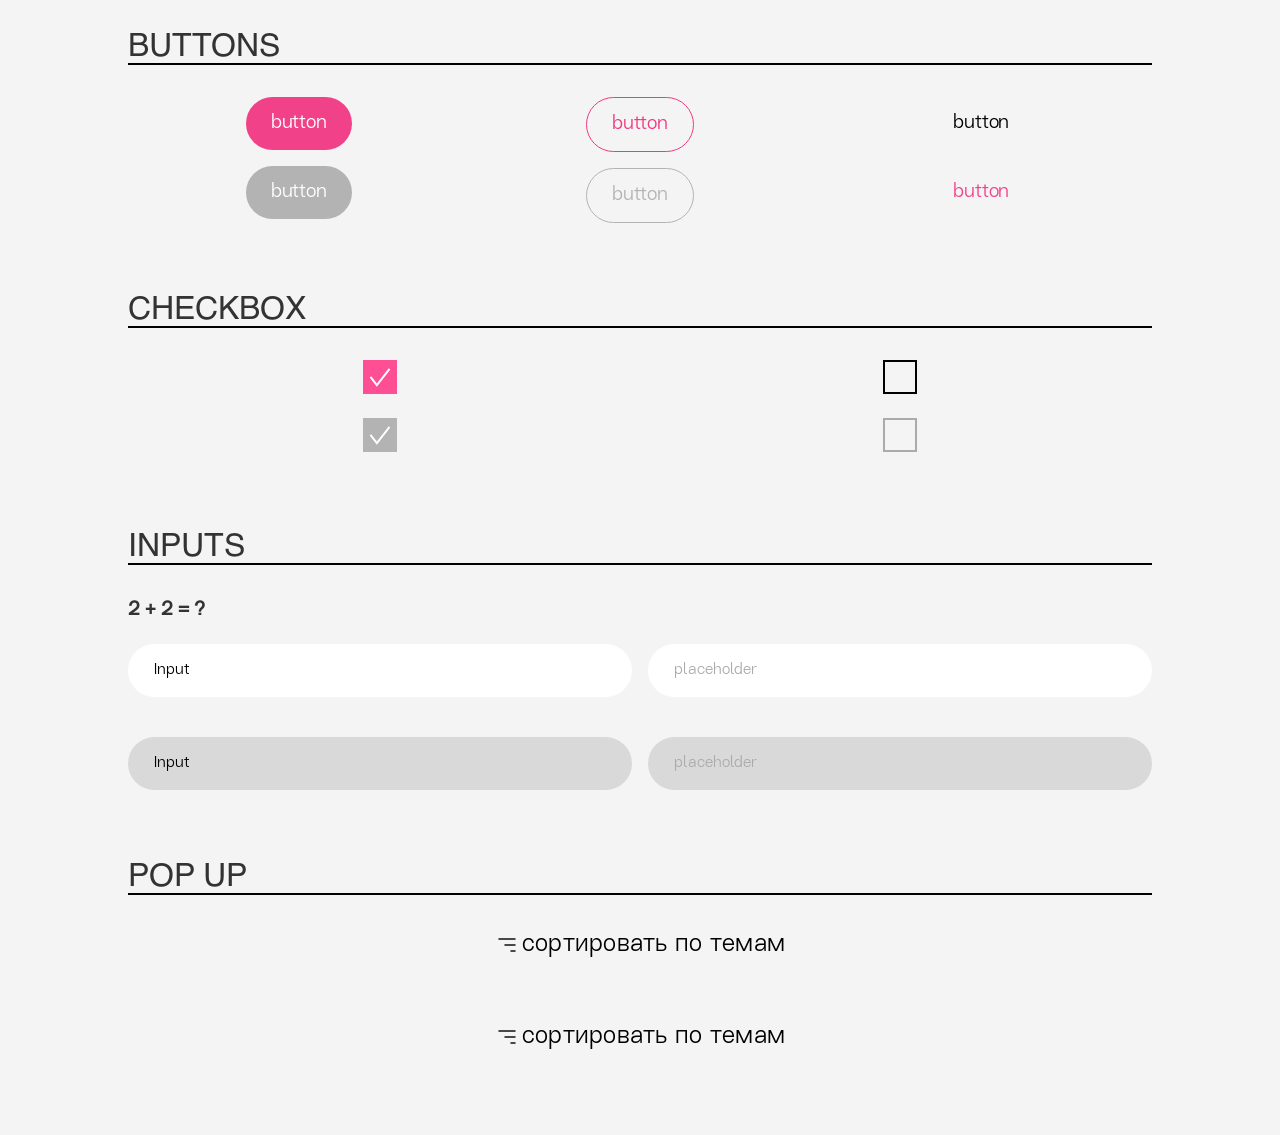
<file: index.html>
<!DOCTYPE html>
<html>
	<head>
		<meta charset="utf-8" />
		<meta http-equiv="X-UA-Compatible" content="IE=edge" />
		<title>UI Kit</title>
		<meta name="description" content="" />
		<meta name="viewport" content="width=device-width, initial-scale=1" />
		<link rel="stylesheet" href="utils.css" />
		<link rel="stylesheet" href="styles.css" />
	</head>
	<body>
		<div class="wrapper">
			<div class="container">
				<h1>BUTTONS</h1>
				<div class="buttons-wrapper">
					<div class="btn-container">
						<button class="btn btn-primary">button</button>
						<button disabled class="btn btn-primary">button</button>
					</div>
					<div class="btn-container">
						<button class="btn btn-secondary">button</button>
						<button disabled class="btn btn-secondary">
							button
						</button>
					</div>
					<div class="btn-container">
						<button class="btn btn-tertiary1">button</button>
						<button class="btn btn-tertiary2">button</button>
					</div>
				</div>
			</div>

			<div class="container">
				<h1>CHECKBOX</h1>
				<div class="checkbox-wrapper">
					<div class="checkbox-container">
						<div class="checkbox">
							<input
								checked
								type="checkbox"
								id="checkbox-active"
							/>
							<label for="checkbox-active"></label>
						</div>

						<div class="checkbox">
							<input
								checked
								disabled
								type="checkbox"
								id="checkbox-active-disabled"
							/>
							<label for="checkbox-active-disabled"></label>
						</div>
					</div>

					<div class="checkbox-container">
						<div class="checkbox">
							<input type="checkbox" id="checkbox" />
							<label for="checkbox"></label>
						</div>

						<div class="checkbox">
							<input
								disabled
								type="checkbox"
								id="checkbox-disabled"
							/>
							<label for="checkbox-disabled"></label>
						</div>
					</div>
				</div>
			</div>

			<div class="container">
				<h1>INPUTS</h1>
				<h3 style="margin-bottom: 1em">2 + 2 = ?</h3>
				<div class="input-wrapper">
					<div class="input-container">
						<div class="input-group">
							<input
								class="input-text input-state"
								type="text"
								placeholder="placeholder"
								value="Input"
							/>
						</div>
						<div class="input-group">
							<input
								class="input-text input-state"
								disabled
								type="text"
								placeholder="placeholder"
								value="Input"
							/>
						</div>
					</div>

					<div class="input-container">
						<div class="input-group">
							<input
								class="input-text input-state"
								type="text"
								placeholder="placeholder"
							/>
						</div>
						<div class="input-group">
							<input
								class="input-text input-state"
								disabled
								type="text"
								placeholder="placeholder"
							/>
						</div>
					</div>
				</div>
			</div>

			<div class="container">
				<h1>POP UP</h1>
				<div class="popup-group">
					<button
						class="sorting-group btn btn-tertiary1"
						onclick="onClickSort1()"
					>
						<svg
							width="24"
							height="24"
							viewBox="0 0 24 24"
							fill="none"
							xmlns="http://www.w3.org/2000/svg"
						>
							<path
								d="M4 6H20M10 12H20M16 18H20"
								stroke="black"
								stroke-opacity="0.94"
								stroke-width="1.5"
								stroke-linecap="round"
								stroke-linejoin="round"
							/>
						</svg>
						<span>сортировать по темам</span>
					</button>
					<div class="popup" id="popup1">
						<div class="popup-content">
							<div class="popup-header">
								<div class="popup-title" id="popup-title">
									Подбери ленту по своему вкусу!
								</div>
								<button
									class="popup-close"
									onclick="onClickClose1()"
								>
									<svg
										width="27"
										height="27"
										viewBox="0 0 27 27"
										fill="none"
										xmlns="http://www.w3.org/2000/svg"
									>
										<path
											d="M4.5 4.5L22.5 22.5"
											stroke="#ACACAC"
											stroke-width="1.5"
											stroke-linecap="round"
											stroke-linejoin="round"
										/>
										<path
											d="M4.5 22.5L22.5 4.5"
											stroke="#ACACAC"
											stroke-width="1.5"
											stroke-linecap="round"
											stroke-linejoin="round"
										/>
									</svg>
								</button>
							</div>
							<div class="popup-body">
								<div class="popup-search-container">
									<input
										type="text"
										id="popup1-input"
										class="popup-search-input input-text"
										placeholder="найти"
									/>
								</div>
								<div class="popup-tags"></div>
							</div>
						</div>
					</div>
				</div>

				<div class="popup-group">
					<button class="sorting-group btn btn-tertiary1" onclick="onClickSort2()">
						<svg
							width="24"
							height="24"
							viewBox="0 0 24 24"
							fill="none"
							xmlns="http://www.w3.org/2000/svg"
						>
							<path
								d="M4 6H20M10 12H20M16 18H20"
								stroke="black"
								stroke-opacity="0.94"
								stroke-width="1.5"
								stroke-linecap="round"
								stroke-linejoin="round"
							/>
						</svg>
						<span>cортировать по темам</span>
					</button>
					<div class="popup" id="popup2">
						<div class="popup-content">
							<div class="popup-header">
								<div class="popup-title" id="popup-title">
									Читайте статьи по своему вкусу!
								</div>
								<button
									class="popup-close"
									onclick="onClickClose2()"
								>
									<svg
										width="27"
										height="27"
										viewBox="0 0 27 27"
										fill="none"
										xmlns="http://www.w3.org/2000/svg"
									>
										<path
											d="M4.5 4.5L22.5 22.5"
											stroke="#ACACAC"
											stroke-width="1.5"
											stroke-linecap="round"
											stroke-linejoin="round"
										/>
										<path
											d="M4.5 22.5L22.5 4.5"
											stroke="#ACACAC"
											stroke-width="1.5"
											stroke-linecap="round"
											stroke-linejoin="round"
										/>
									</svg>
								</button>
							</div>
							<div class="popup-body">
								<div class="popup-search-container">
									<input
										type="text"
										id="popup2-input"
										class="popup-search-input input-text"
										placeholder="найти"
									/>
								</div>
								<div class="popup-tags"></div>
							</div>
						</div>
					</div>
				</div>
			</div>
		</div>
		<script src="script.js" async defer></script>
	</body>
</html>
</file>
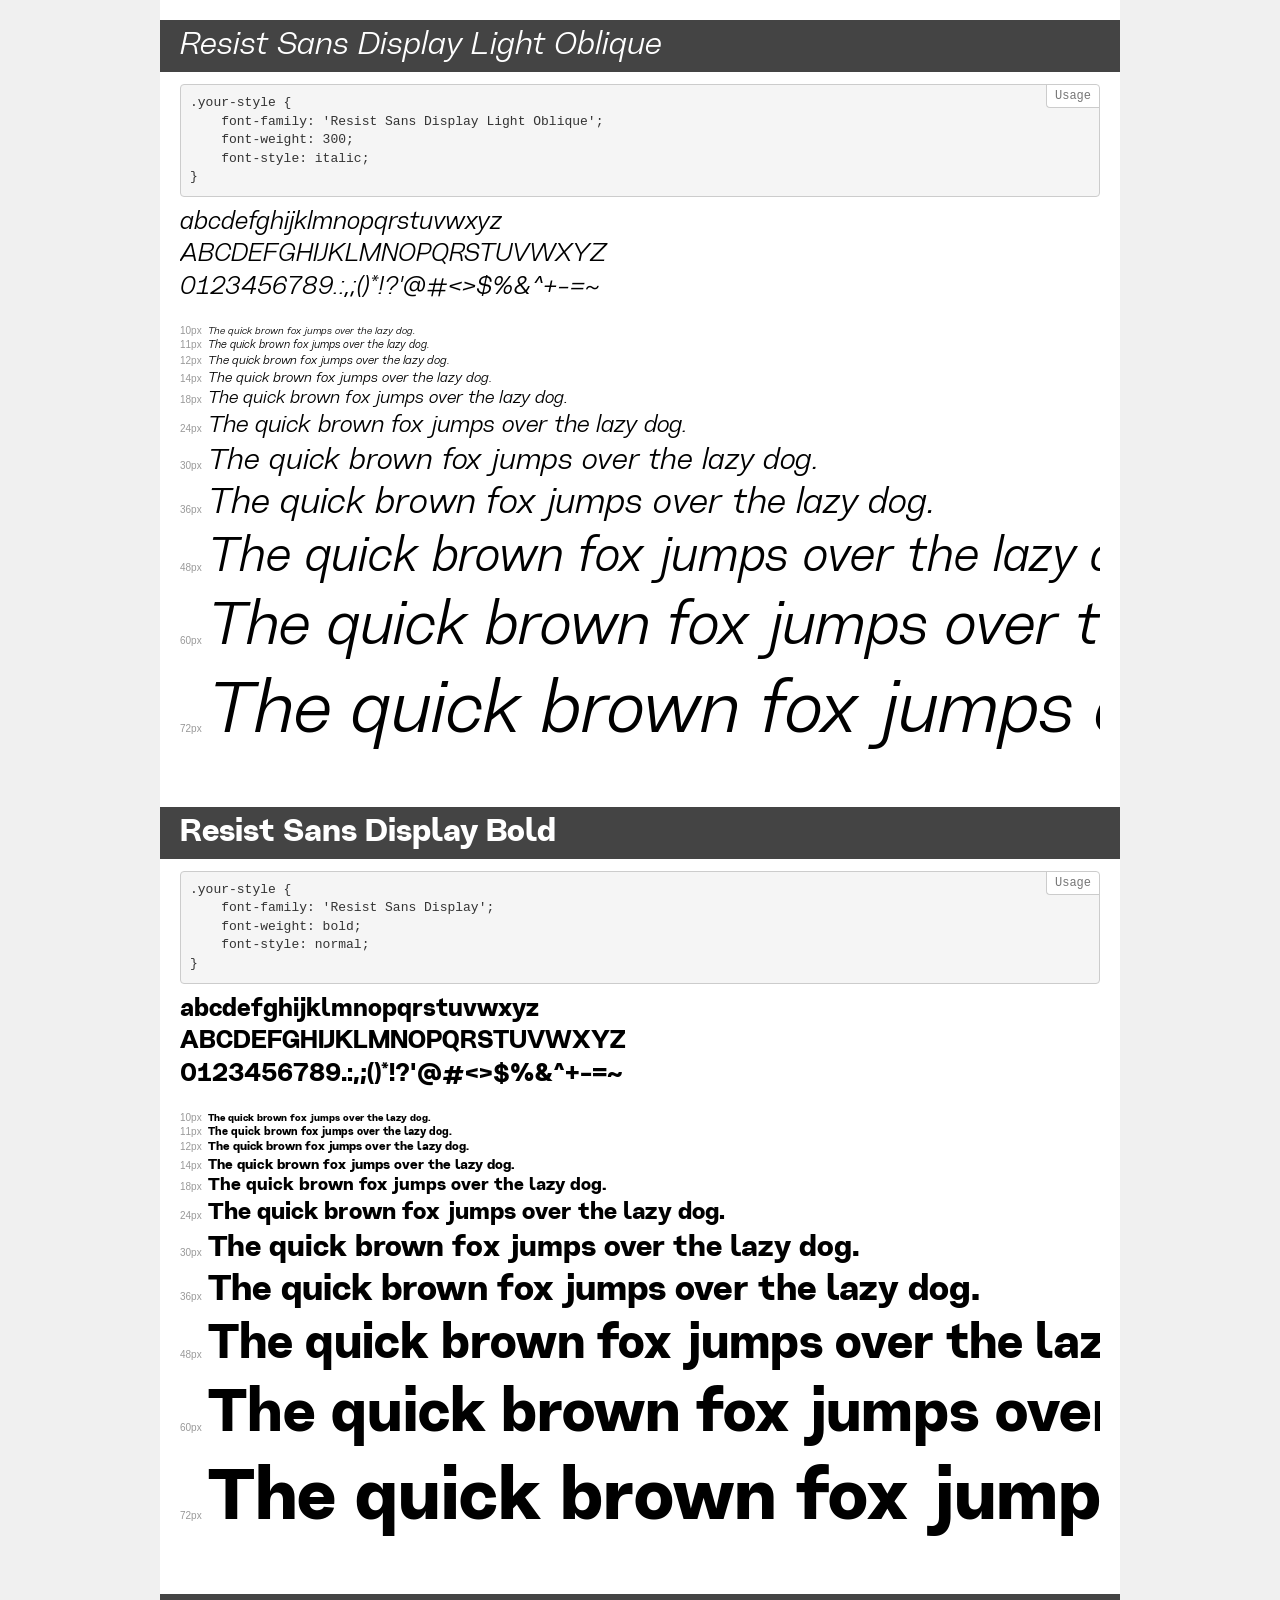
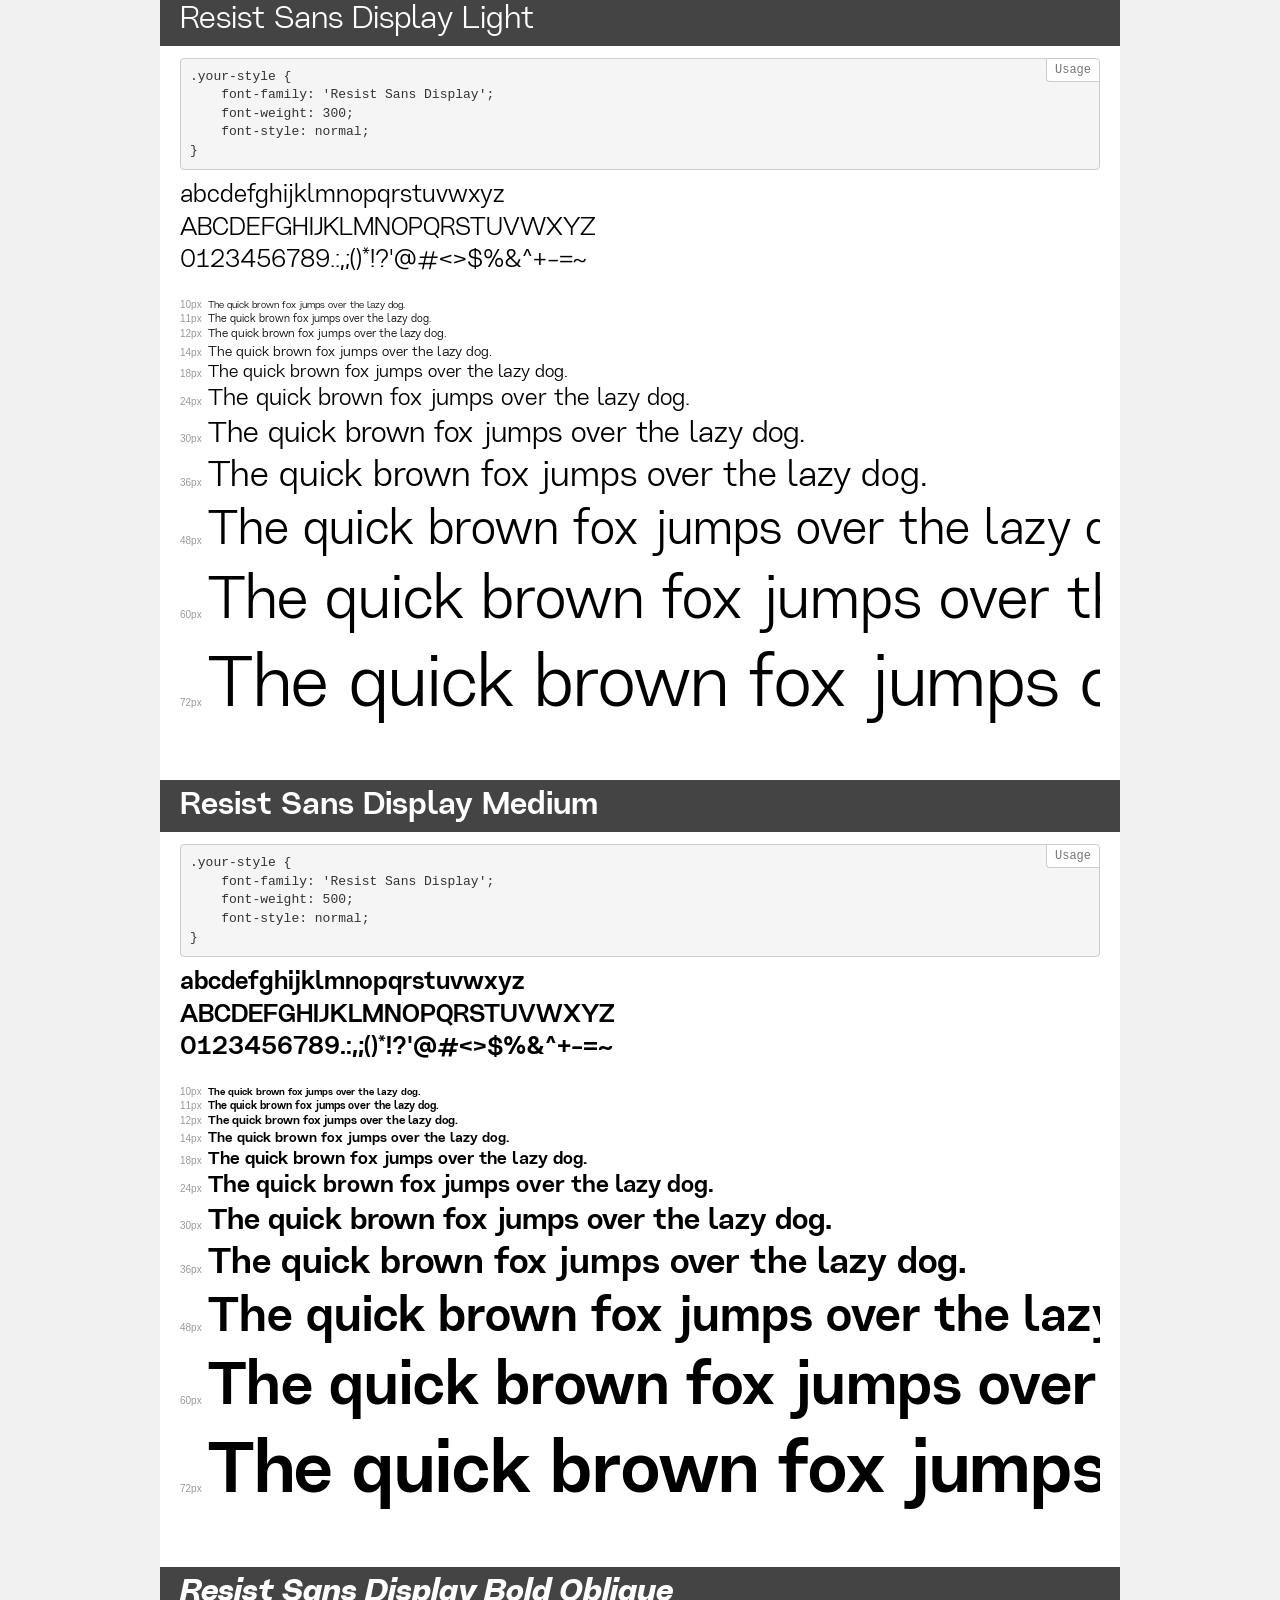
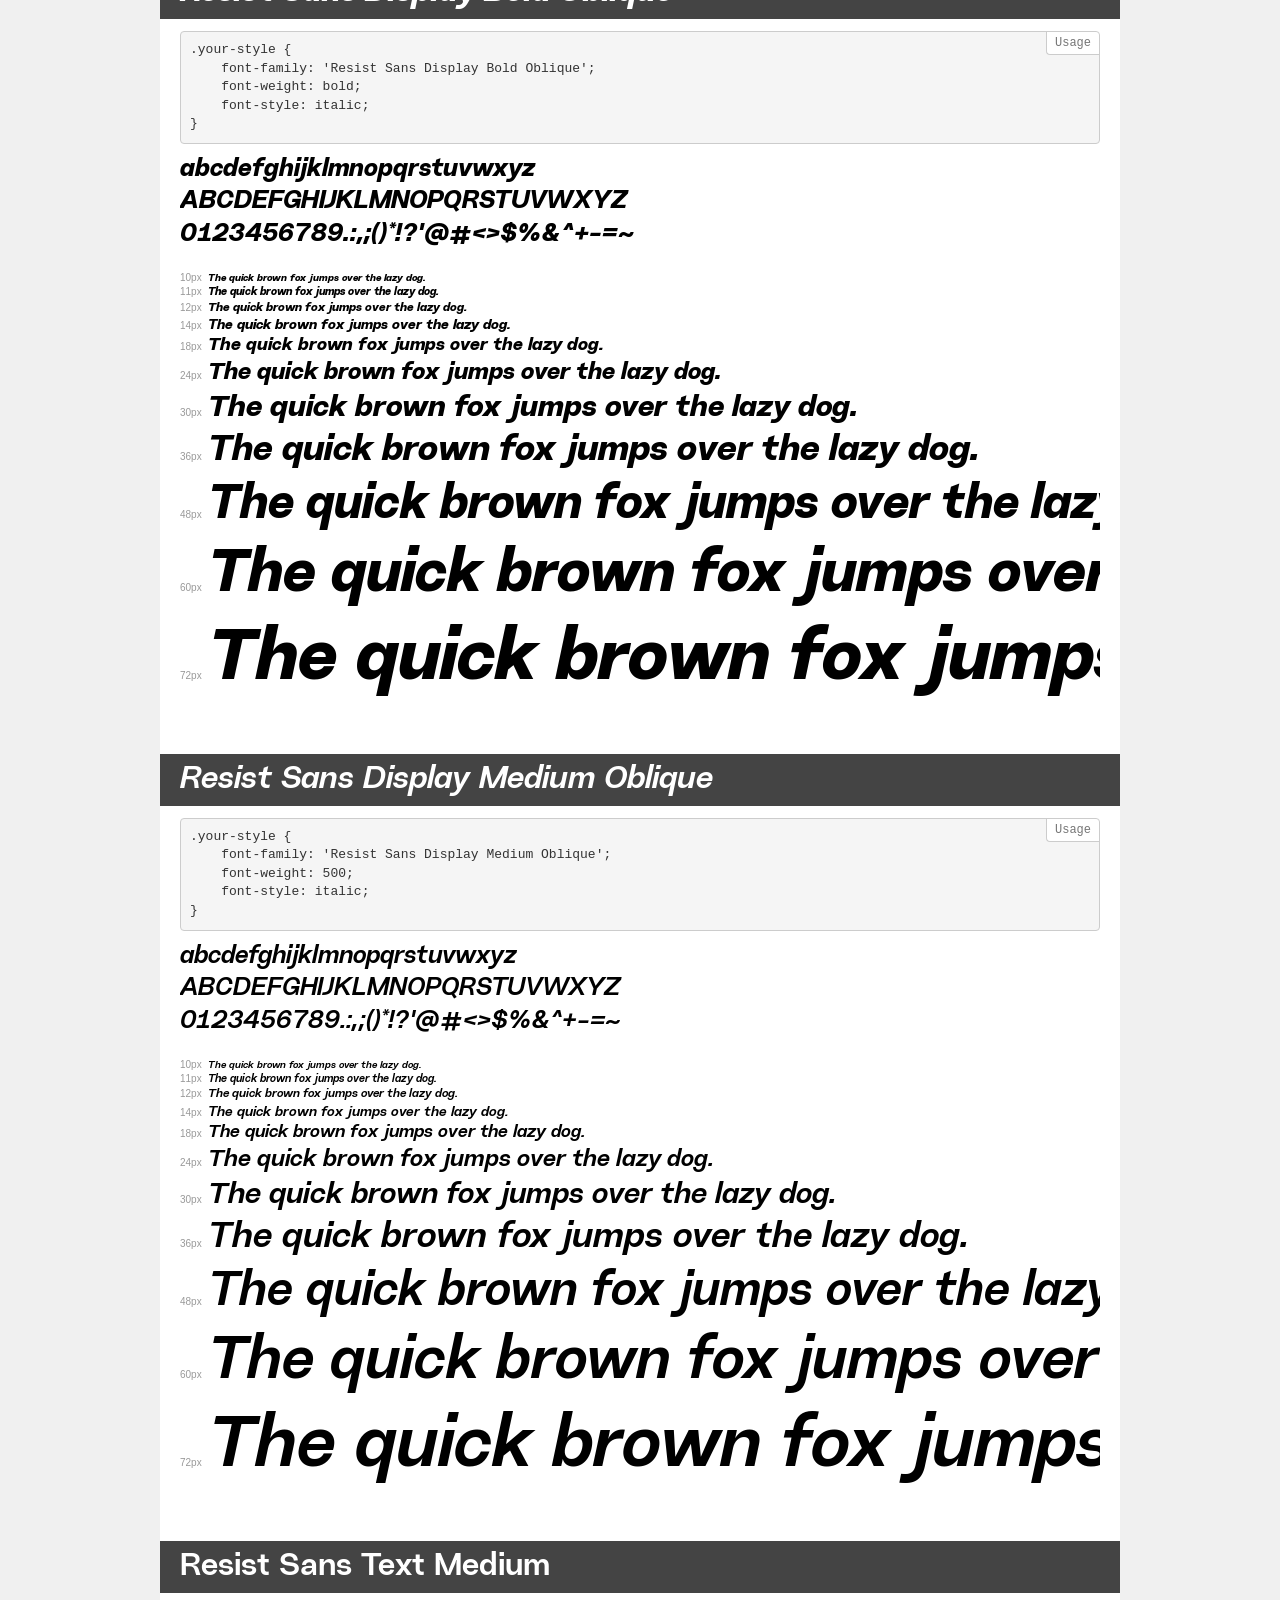
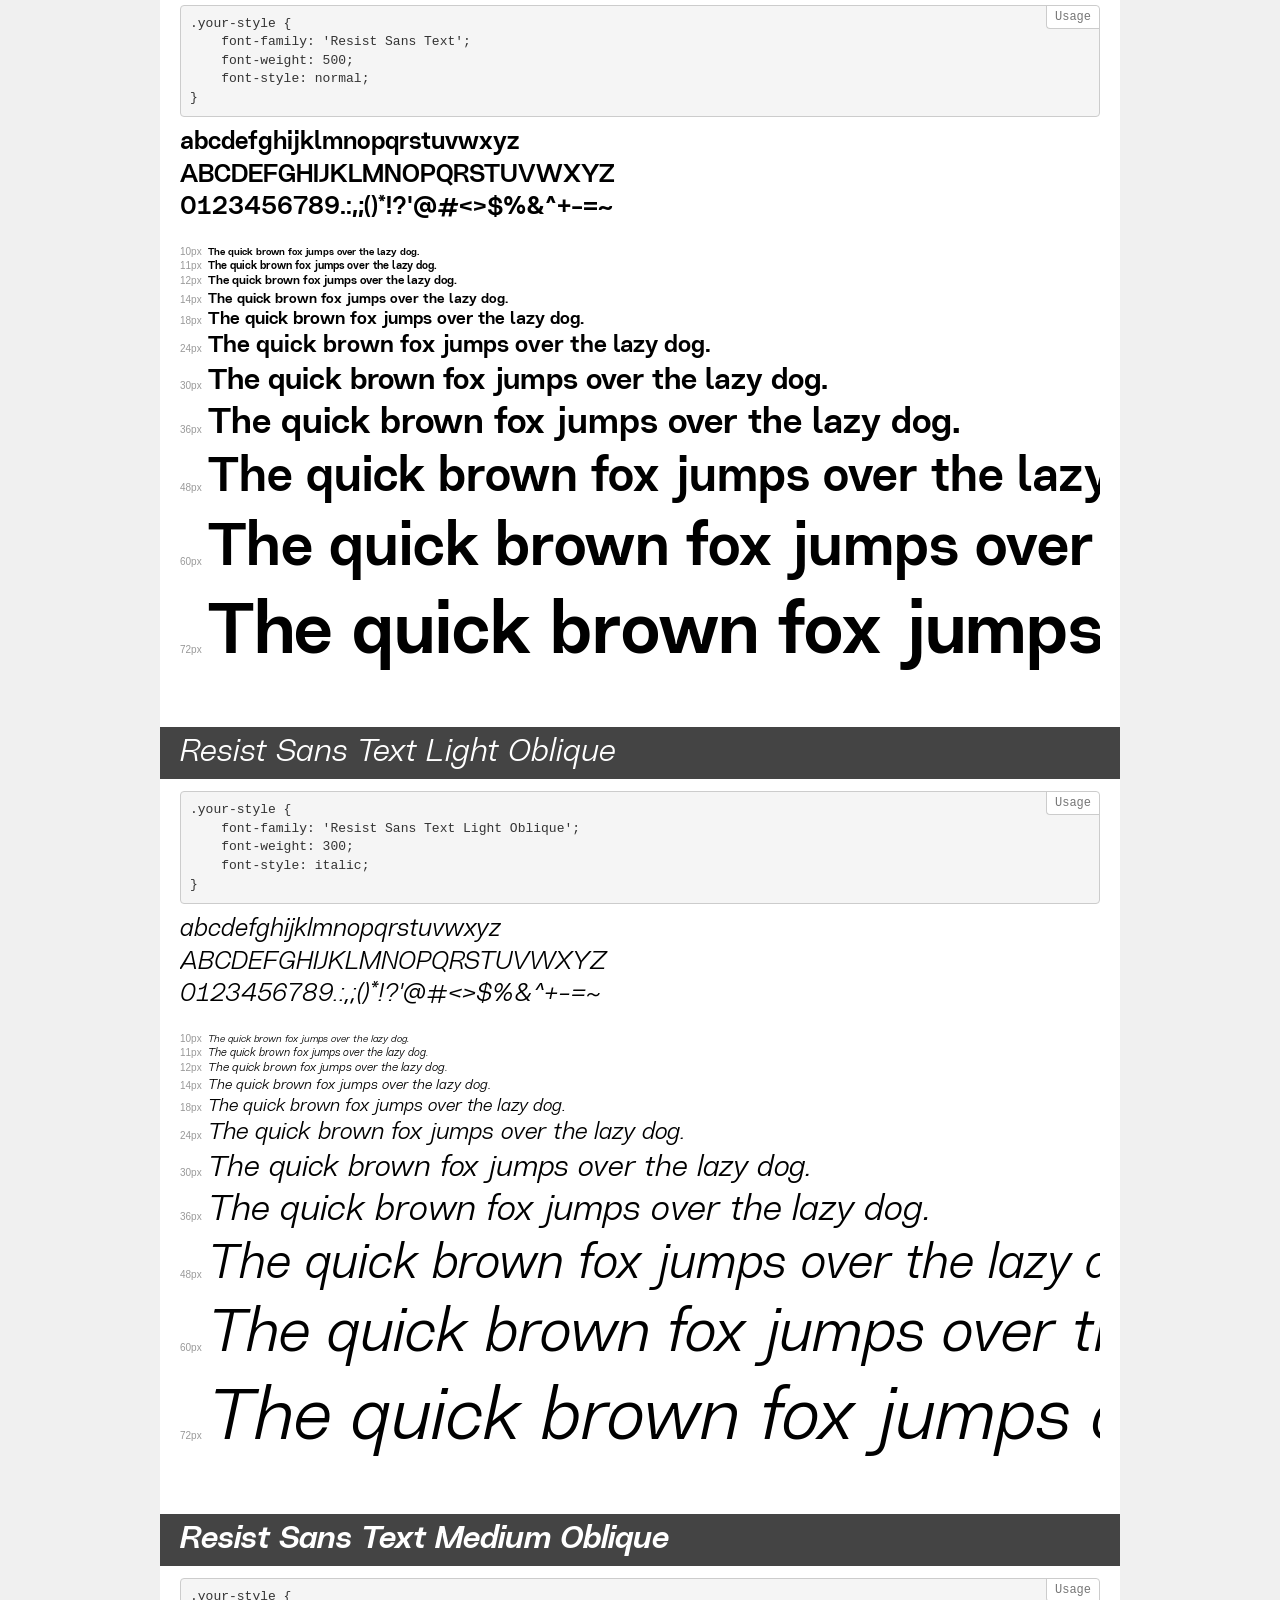
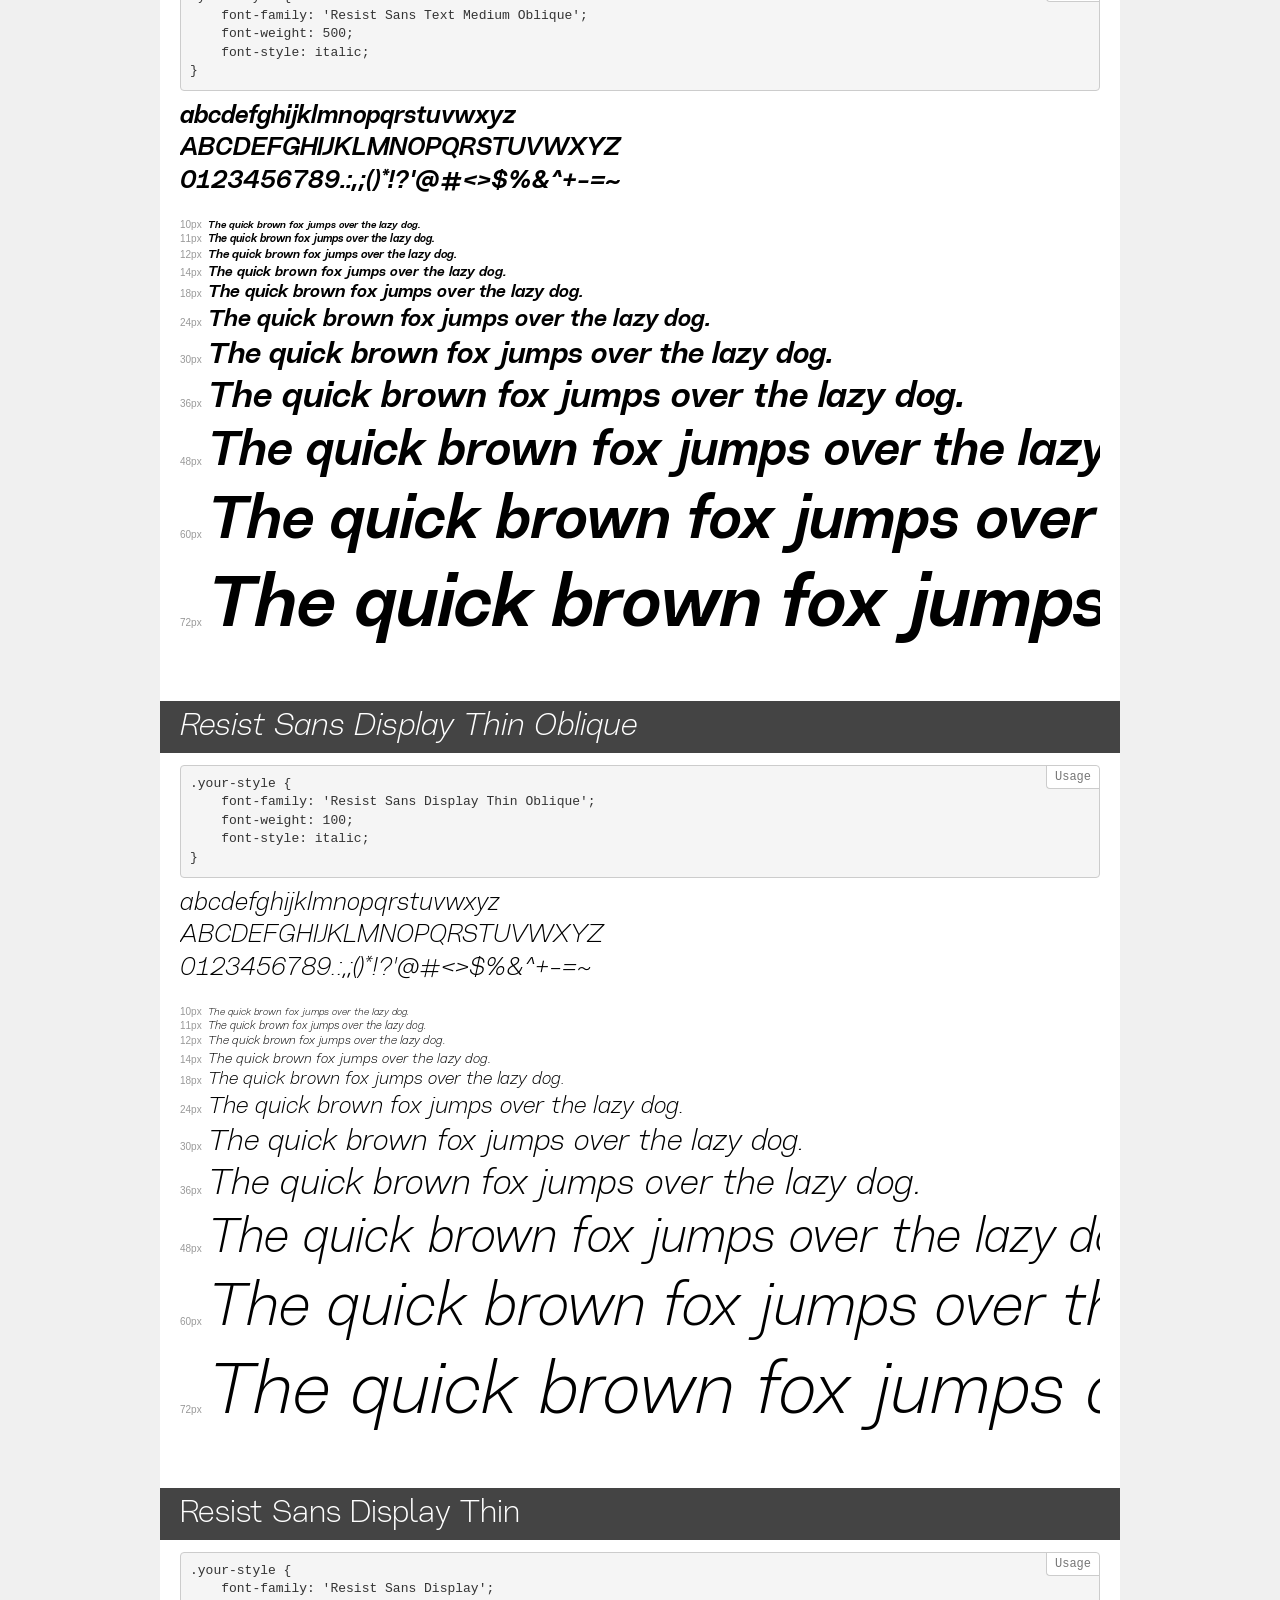
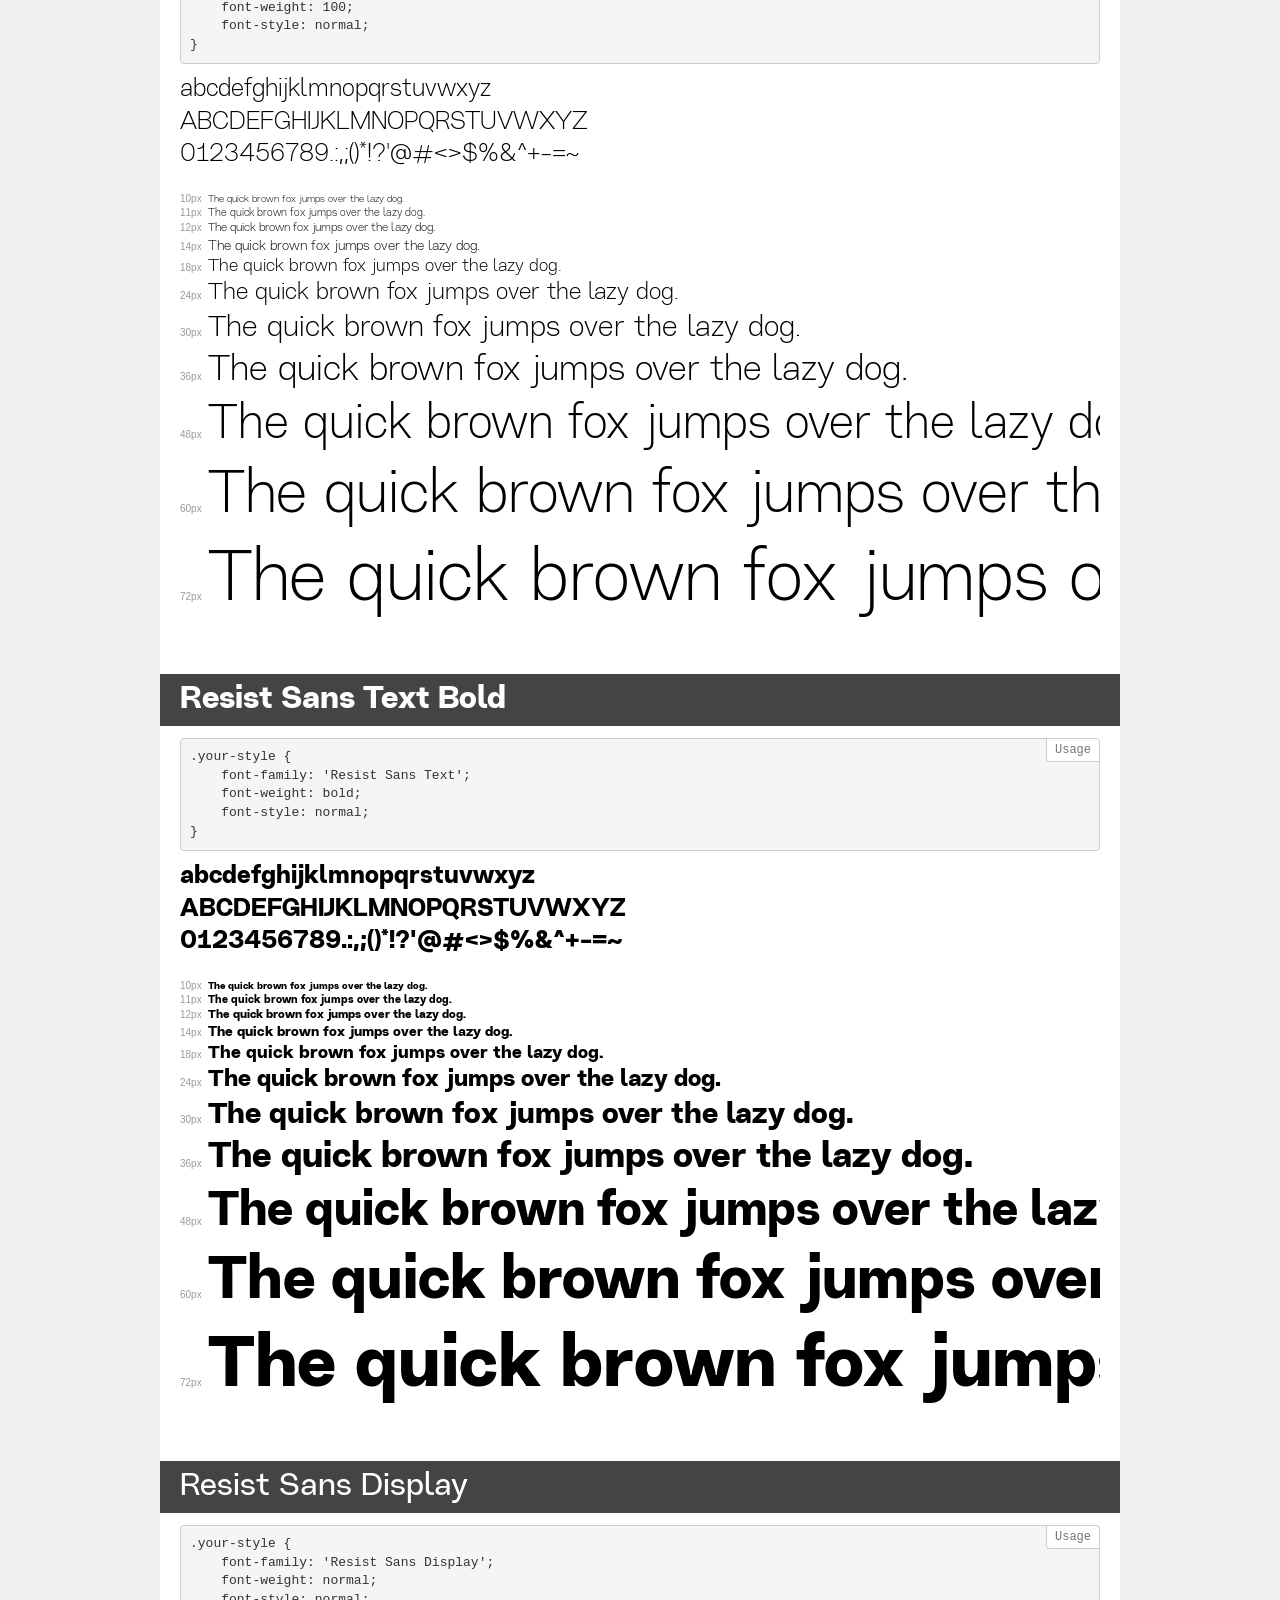
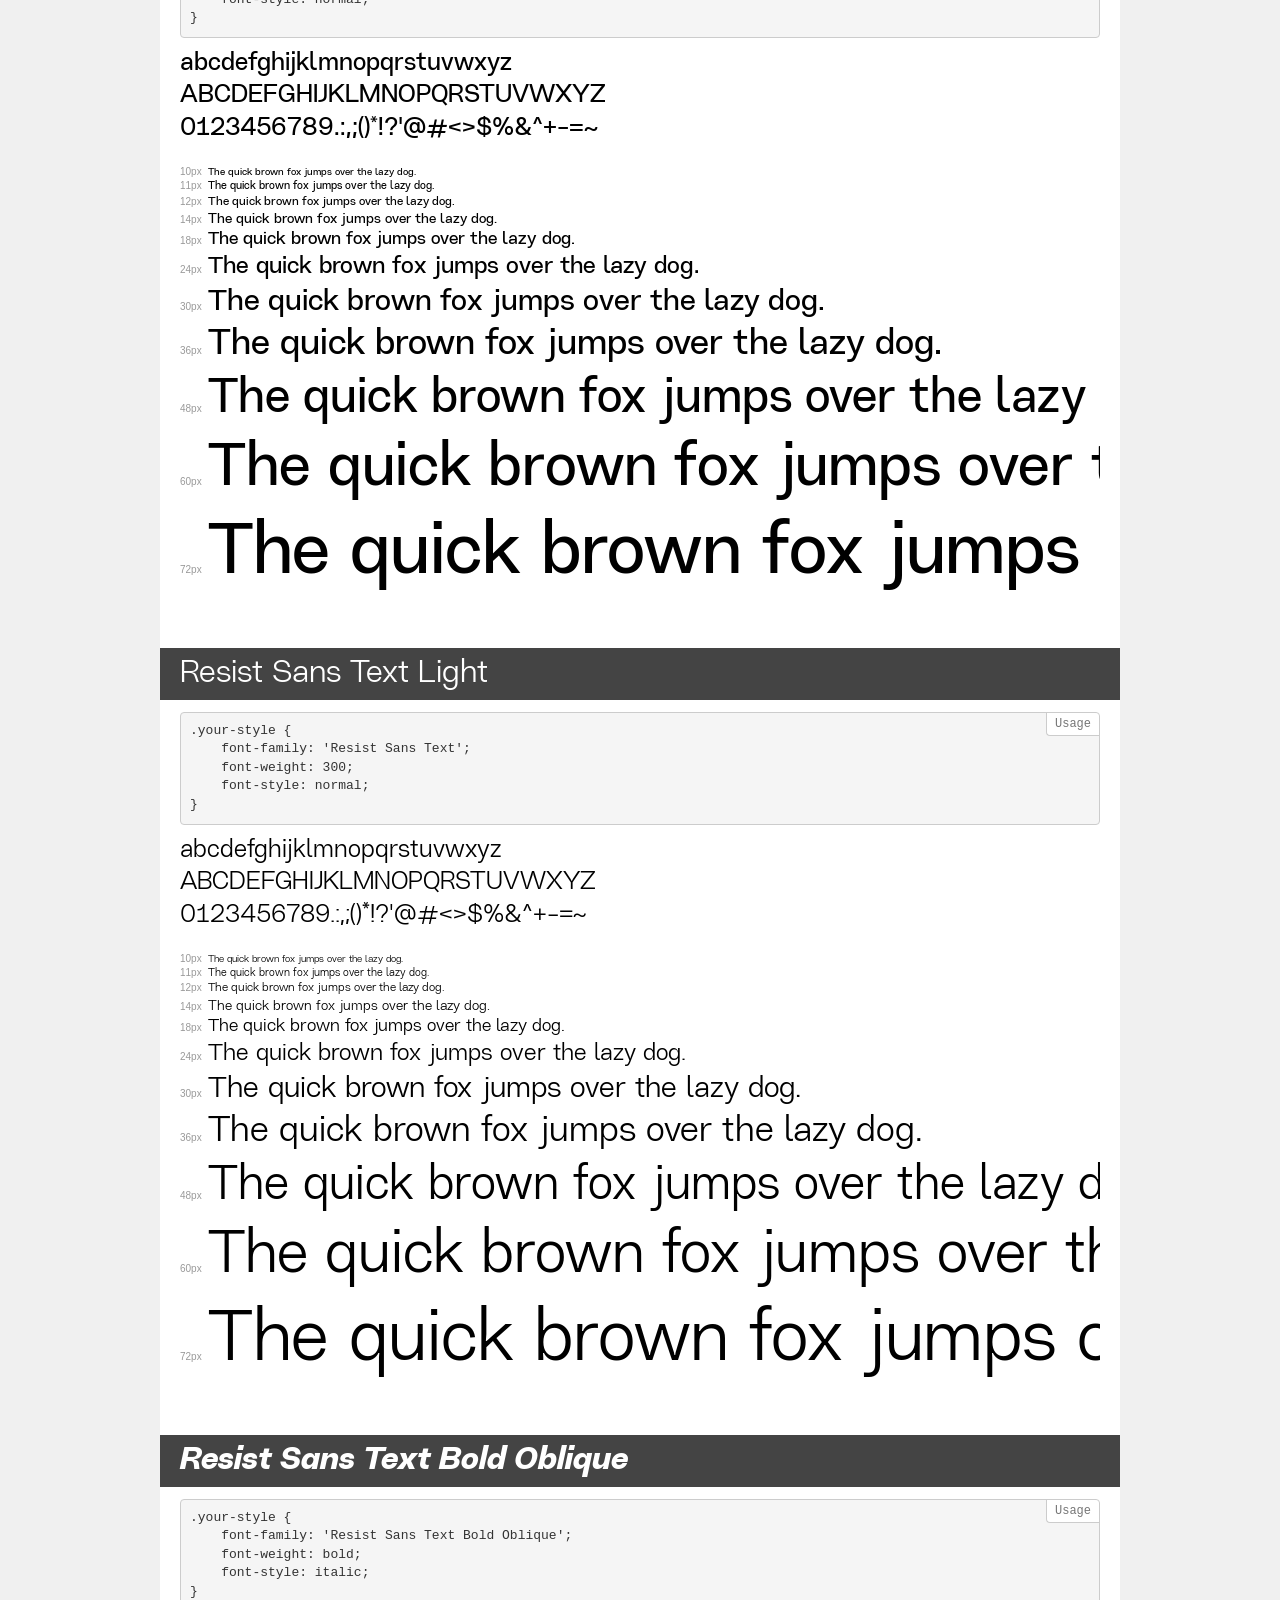
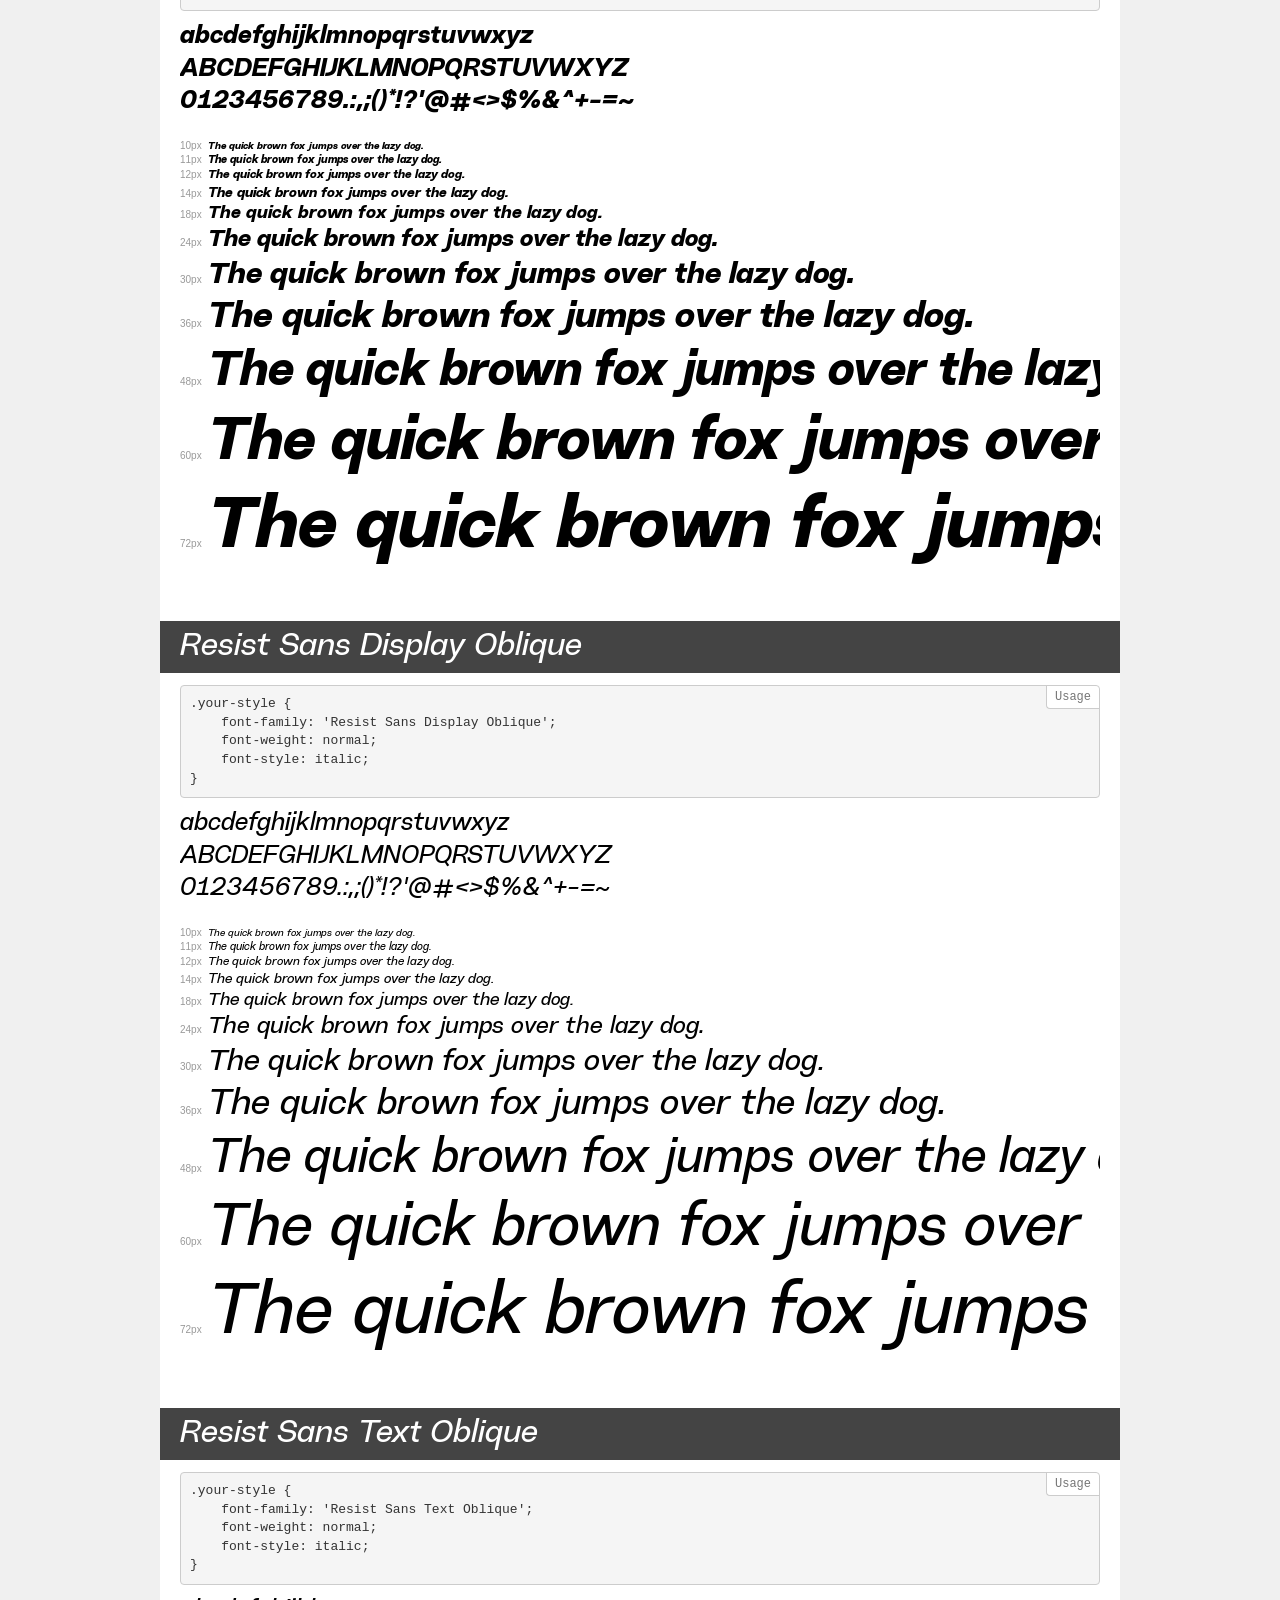
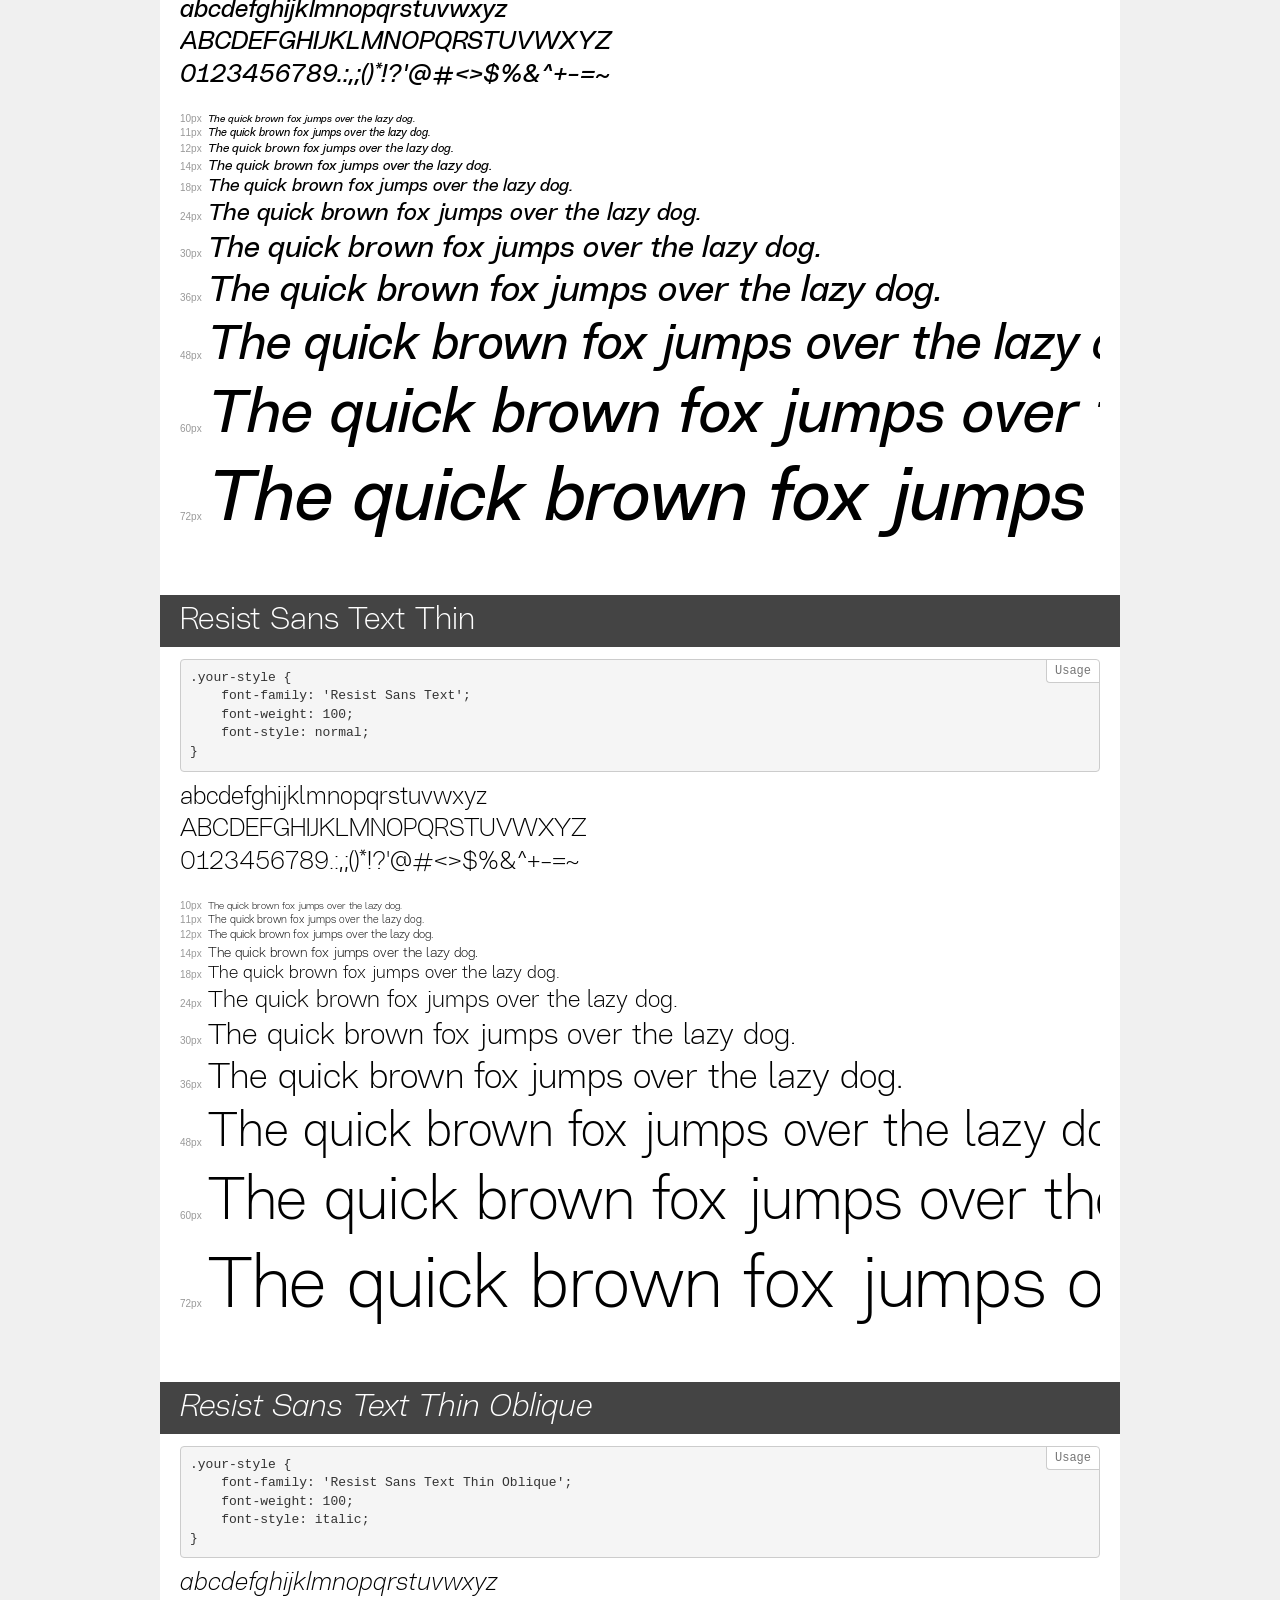
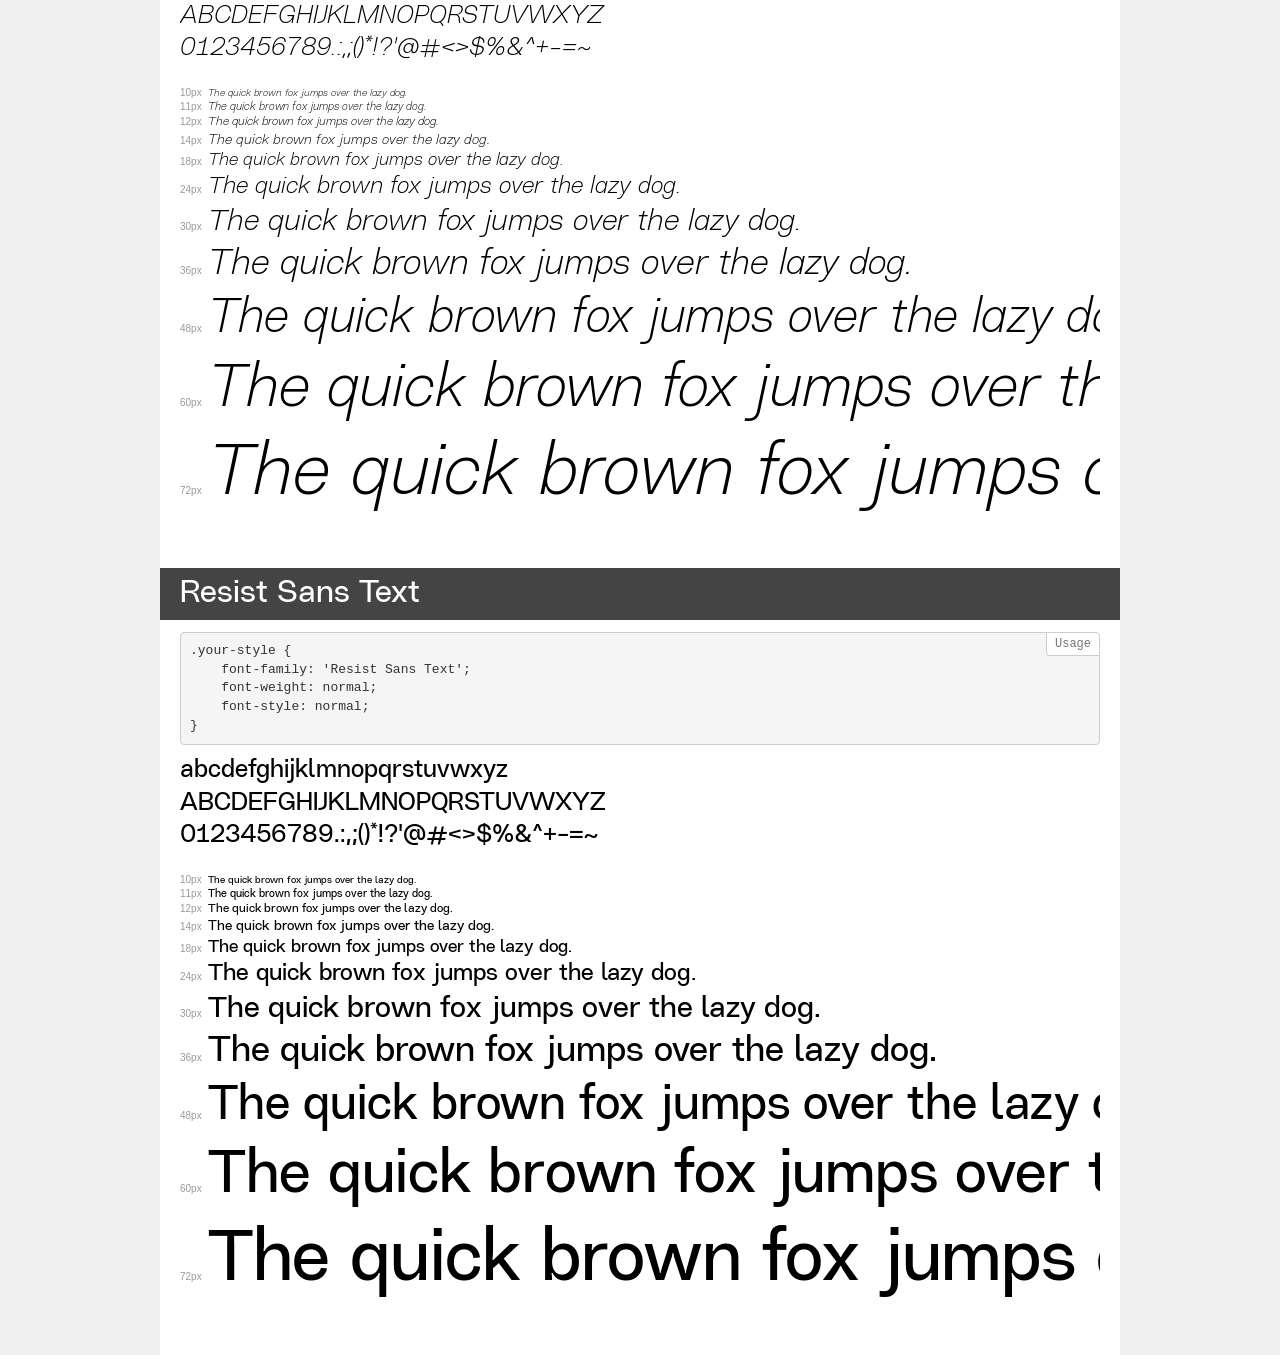
<file: fonts/Resist-Sans-Text/demo.html>
<!DOCTYPE html>
<html lang="en">
<head>
    <meta charset="utf-8">
    <meta http-equiv="X-UA-Compatible" content="IE=edge">
    <meta name="viewport" content="width=device-width, initial-scale=1">
    <meta name="robots" content="noindex, noarchive">
    <meta name="format-detection" content="telephone=no">
    <title>Transfonter demo</title>
    <link href="stylesheet.css" rel="stylesheet">
    <style>
        /*
        http://meyerweb.com/eric/tools/css/reset/
        v2.0 | 20110126
        License: none (public domain)
        */
        html, body, div, span, applet, object, iframe,
        h1, h2, h3, h4, h5, h6, p, blockquote, pre,
        a, abbr, acronym, address, big, cite, code,
        del, dfn, em, img, ins, kbd, q, s, samp,
        small, strike, strong, sub, sup, tt, var,
        b, u, i, center,
        dl, dt, dd, ol, ul, li,
        fieldset, form, label, legend,
        table, caption, tbody, tfoot, thead, tr, th, td,
        article, aside, canvas, details, embed,
        figure, figcaption, footer, header, hgroup,
        menu, nav, output, ruby, section, summary,
        time, mark, audio, video {
            margin: 0;
            padding: 0;
            border: 0;
            font-size: 100%;
            font: inherit;
            vertical-align: baseline;
        }
        /* HTML5 display-role reset for older browsers */
        article, aside, details, figcaption, figure,
        footer, header, hgroup, menu, nav, section {
            display: block;
        }
        body {
            line-height: 1;
        }
        ol, ul {
            list-style: none;
        }
        blockquote, q {
            quotes: none;
        }
        blockquote:before, blockquote:after,
        q:before, q:after {
            content: '';
            content: none;
        }
        table {
            border-collapse: collapse;
            border-spacing: 0;
        }
        /* demo styles */
        body {
            background: #f0f0f0;
            color: #000;
        }
        .page {
            background: #fff;
            width: 920px;
            margin: 0 auto;
            padding: 20px 20px 0 20px;
            overflow: hidden;
        }
        .font-container {
            overflow-x: auto;
            overflow-y: hidden;
            margin-bottom: 40px;
            line-height: 1.3;
            white-space: nowrap;
            padding-bottom: 5px;
        }
        h1 {
            position: relative;
            background: #444;
            font-size: 32px;
            color: #fff;
            padding: 10px 20px;
            margin: 0 -20px 12px -20px;
        }
        .letters {
            font-size: 25px;
            margin-bottom: 20px;
        }
        .s10:before {
            content: '10px';
        }
        .s11:before {
            content: '11px';
        }
        .s12:before {
            content: '12px';
        }
        .s14:before {
            content: '14px';
        }
        .s18:before {
            content: '18px';
        }
        .s24:before {
            content: '24px';
        }
        .s30:before {
            content: '30px';
        }
        .s36:before {
            content: '36px';
        }
        .s48:before {
            content: '48px';
        }
        .s60:before {
            content: '60px';
        }
        .s72:before {
            content: '72px';
        }
        .s10:before, .s11:before, .s12:before, .s14:before,
        .s18:before, .s24:before, .s30:before, .s36:before,
        .s48:before, .s60:before, .s72:before {
            font-family: Arial, sans-serif;
            font-size: 10px;
            font-weight: normal;
            font-style: normal;
            color: #999;
            padding-right: 6px;
        }
        pre {
            display: block;
            position: relative;
            padding: 9px;
            margin: 0 0 10px;
            font-family: Monaco, Menlo, Consolas, "Courier New", monospace;
            font-size: 13px;
            line-height: 1.428571429;
            color: #333;
            font-weight: normal;
            font-style: normal;
            background-color: #f5f5f5;
            border: 1px solid #ccc;
            overflow-x: auto;
            border-radius: 4px;
        }
        pre:after {
            display: block;
            position: absolute;
            right: 0;
            top: 0;
            content: 'Usage';
            line-height: 1;
            padding: 5px 8px;
            font-size: 12px;
            color: #767676;
            background-color: #fff;
            border: 1px solid #ccc;
            border-right: none;
            border-top: none;
            border-radius: 0 4px 0 4px;
            z-index: 10;
        }
        /* responsive */
        @media (max-width: 959px) {
            .page {
                width: auto;
                margin: 0;
            }
        }
    </style>
</head>
<body>
<div class="page">
    <div class="demo">
        <h1 style="font-family: 'Resist Sans Display Light Oblique'; font-weight: 300; font-style: italic;">Resist Sans Display Light Oblique</h1>
        <pre>.your-style {
    font-family: 'Resist Sans Display Light Oblique';
    font-weight: 300;
    font-style: italic;
}</pre>
        <div class="font-container" style="font-family: 'Resist Sans Display Light Oblique'; font-weight: 300; font-style: italic;">
            <p class="letters">
                abcdefghijklmnopqrstuvwxyz<br>
ABCDEFGHIJKLMNOPQRSTUVWXYZ<br>
                0123456789.:,;()*!?'@#<>$%&^+-=~
            </p>
            <p class="s10" style="font-size: 10px;">The quick brown fox jumps over the lazy dog.</p>
            <p class="s11" style="font-size: 11px;">The quick brown fox jumps over the lazy dog.</p>
            <p class="s12" style="font-size: 12px;">The quick brown fox jumps over the lazy dog.</p>
            <p class="s14" style="font-size: 14px;">The quick brown fox jumps over the lazy dog.</p>
            <p class="s18" style="font-size: 18px;">The quick brown fox jumps over the lazy dog.</p>
            <p class="s24" style="font-size: 24px;">The quick brown fox jumps over the lazy dog.</p>
            <p class="s30" style="font-size: 30px;">The quick brown fox jumps over the lazy dog.</p>
            <p class="s36" style="font-size: 36px;">The quick brown fox jumps over the lazy dog.</p>
            <p class="s48" style="font-size: 48px;">The quick brown fox jumps over the lazy dog.</p>
            <p class="s60" style="font-size: 60px;">The quick brown fox jumps over the lazy dog.</p>
            <p class="s72" style="font-size: 72px;">The quick brown fox jumps over the lazy dog.</p>
        </div>
    </div>
    <div class="demo">
        <h1 style="font-family: 'Resist Sans Display'; font-weight: bold; font-style: normal;">Resist Sans Display Bold</h1>
        <pre>.your-style {
    font-family: 'Resist Sans Display';
    font-weight: bold;
    font-style: normal;
}</pre>
        <div class="font-container" style="font-family: 'Resist Sans Display'; font-weight: bold; font-style: normal;">
            <p class="letters">
                abcdefghijklmnopqrstuvwxyz<br>
ABCDEFGHIJKLMNOPQRSTUVWXYZ<br>
                0123456789.:,;()*!?'@#<>$%&^+-=~
            </p>
            <p class="s10" style="font-size: 10px;">The quick brown fox jumps over the lazy dog.</p>
            <p class="s11" style="font-size: 11px;">The quick brown fox jumps over the lazy dog.</p>
            <p class="s12" style="font-size: 12px;">The quick brown fox jumps over the lazy dog.</p>
            <p class="s14" style="font-size: 14px;">The quick brown fox jumps over the lazy dog.</p>
            <p class="s18" style="font-size: 18px;">The quick brown fox jumps over the lazy dog.</p>
            <p class="s24" style="font-size: 24px;">The quick brown fox jumps over the lazy dog.</p>
            <p class="s30" style="font-size: 30px;">The quick brown fox jumps over the lazy dog.</p>
            <p class="s36" style="font-size: 36px;">The quick brown fox jumps over the lazy dog.</p>
            <p class="s48" style="font-size: 48px;">The quick brown fox jumps over the lazy dog.</p>
            <p class="s60" style="font-size: 60px;">The quick brown fox jumps over the lazy dog.</p>
            <p class="s72" style="font-size: 72px;">The quick brown fox jumps over the lazy dog.</p>
        </div>
    </div>
    <div class="demo">
        <h1 style="font-family: 'Resist Sans Display'; font-weight: 300; font-style: normal;">Resist Sans Display Light</h1>
        <pre>.your-style {
    font-family: 'Resist Sans Display';
    font-weight: 300;
    font-style: normal;
}</pre>
        <div class="font-container" style="font-family: 'Resist Sans Display'; font-weight: 300; font-style: normal;">
            <p class="letters">
                abcdefghijklmnopqrstuvwxyz<br>
ABCDEFGHIJKLMNOPQRSTUVWXYZ<br>
                0123456789.:,;()*!?'@#<>$%&^+-=~
            </p>
            <p class="s10" style="font-size: 10px;">The quick brown fox jumps over the lazy dog.</p>
            <p class="s11" style="font-size: 11px;">The quick brown fox jumps over the lazy dog.</p>
            <p class="s12" style="font-size: 12px;">The quick brown fox jumps over the lazy dog.</p>
            <p class="s14" style="font-size: 14px;">The quick brown fox jumps over the lazy dog.</p>
            <p class="s18" style="font-size: 18px;">The quick brown fox jumps over the lazy dog.</p>
            <p class="s24" style="font-size: 24px;">The quick brown fox jumps over the lazy dog.</p>
            <p class="s30" style="font-size: 30px;">The quick brown fox jumps over the lazy dog.</p>
            <p class="s36" style="font-size: 36px;">The quick brown fox jumps over the lazy dog.</p>
            <p class="s48" style="font-size: 48px;">The quick brown fox jumps over the lazy dog.</p>
            <p class="s60" style="font-size: 60px;">The quick brown fox jumps over the lazy dog.</p>
            <p class="s72" style="font-size: 72px;">The quick brown fox jumps over the lazy dog.</p>
        </div>
    </div>
    <div class="demo">
        <h1 style="font-family: 'Resist Sans Display'; font-weight: 500; font-style: normal;">Resist Sans Display Medium</h1>
        <pre>.your-style {
    font-family: 'Resist Sans Display';
    font-weight: 500;
    font-style: normal;
}</pre>
        <div class="font-container" style="font-family: 'Resist Sans Display'; font-weight: 500; font-style: normal;">
            <p class="letters">
                abcdefghijklmnopqrstuvwxyz<br>
ABCDEFGHIJKLMNOPQRSTUVWXYZ<br>
                0123456789.:,;()*!?'@#<>$%&^+-=~
            </p>
            <p class="s10" style="font-size: 10px;">The quick brown fox jumps over the lazy dog.</p>
            <p class="s11" style="font-size: 11px;">The quick brown fox jumps over the lazy dog.</p>
            <p class="s12" style="font-size: 12px;">The quick brown fox jumps over the lazy dog.</p>
            <p class="s14" style="font-size: 14px;">The quick brown fox jumps over the lazy dog.</p>
            <p class="s18" style="font-size: 18px;">The quick brown fox jumps over the lazy dog.</p>
            <p class="s24" style="font-size: 24px;">The quick brown fox jumps over the lazy dog.</p>
            <p class="s30" style="font-size: 30px;">The quick brown fox jumps over the lazy dog.</p>
            <p class="s36" style="font-size: 36px;">The quick brown fox jumps over the lazy dog.</p>
            <p class="s48" style="font-size: 48px;">The quick brown fox jumps over the lazy dog.</p>
            <p class="s60" style="font-size: 60px;">The quick brown fox jumps over the lazy dog.</p>
            <p class="s72" style="font-size: 72px;">The quick brown fox jumps over the lazy dog.</p>
        </div>
    </div>
    <div class="demo">
        <h1 style="font-family: 'Resist Sans Display Bold Oblique'; font-weight: bold; font-style: italic;">Resist Sans Display Bold Oblique</h1>
        <pre>.your-style {
    font-family: 'Resist Sans Display Bold Oblique';
    font-weight: bold;
    font-style: italic;
}</pre>
        <div class="font-container" style="font-family: 'Resist Sans Display Bold Oblique'; font-weight: bold; font-style: italic;">
            <p class="letters">
                abcdefghijklmnopqrstuvwxyz<br>
ABCDEFGHIJKLMNOPQRSTUVWXYZ<br>
                0123456789.:,;()*!?'@#<>$%&^+-=~
            </p>
            <p class="s10" style="font-size: 10px;">The quick brown fox jumps over the lazy dog.</p>
            <p class="s11" style="font-size: 11px;">The quick brown fox jumps over the lazy dog.</p>
            <p class="s12" style="font-size: 12px;">The quick brown fox jumps over the lazy dog.</p>
            <p class="s14" style="font-size: 14px;">The quick brown fox jumps over the lazy dog.</p>
            <p class="s18" style="font-size: 18px;">The quick brown fox jumps over the lazy dog.</p>
            <p class="s24" style="font-size: 24px;">The quick brown fox jumps over the lazy dog.</p>
            <p class="s30" style="font-size: 30px;">The quick brown fox jumps over the lazy dog.</p>
            <p class="s36" style="font-size: 36px;">The quick brown fox jumps over the lazy dog.</p>
            <p class="s48" style="font-size: 48px;">The quick brown fox jumps over the lazy dog.</p>
            <p class="s60" style="font-size: 60px;">The quick brown fox jumps over the lazy dog.</p>
            <p class="s72" style="font-size: 72px;">The quick brown fox jumps over the lazy dog.</p>
        </div>
    </div>
    <div class="demo">
        <h1 style="font-family: 'Resist Sans Display Medium Oblique'; font-weight: 500; font-style: italic;">Resist Sans Display Medium Oblique</h1>
        <pre>.your-style {
    font-family: 'Resist Sans Display Medium Oblique';
    font-weight: 500;
    font-style: italic;
}</pre>
        <div class="font-container" style="font-family: 'Resist Sans Display Medium Oblique'; font-weight: 500; font-style: italic;">
            <p class="letters">
                abcdefghijklmnopqrstuvwxyz<br>
ABCDEFGHIJKLMNOPQRSTUVWXYZ<br>
                0123456789.:,;()*!?'@#<>$%&^+-=~
            </p>
            <p class="s10" style="font-size: 10px;">The quick brown fox jumps over the lazy dog.</p>
            <p class="s11" style="font-size: 11px;">The quick brown fox jumps over the lazy dog.</p>
            <p class="s12" style="font-size: 12px;">The quick brown fox jumps over the lazy dog.</p>
            <p class="s14" style="font-size: 14px;">The quick brown fox jumps over the lazy dog.</p>
            <p class="s18" style="font-size: 18px;">The quick brown fox jumps over the lazy dog.</p>
            <p class="s24" style="font-size: 24px;">The quick brown fox jumps over the lazy dog.</p>
            <p class="s30" style="font-size: 30px;">The quick brown fox jumps over the lazy dog.</p>
            <p class="s36" style="font-size: 36px;">The quick brown fox jumps over the lazy dog.</p>
            <p class="s48" style="font-size: 48px;">The quick brown fox jumps over the lazy dog.</p>
            <p class="s60" style="font-size: 60px;">The quick brown fox jumps over the lazy dog.</p>
            <p class="s72" style="font-size: 72px;">The quick brown fox jumps over the lazy dog.</p>
        </div>
    </div>
    <div class="demo">
        <h1 style="font-family: 'Resist Sans Text'; font-weight: 500; font-style: normal;">Resist Sans Text Medium</h1>
        <pre>.your-style {
    font-family: 'Resist Sans Text';
    font-weight: 500;
    font-style: normal;
}</pre>
        <div class="font-container" style="font-family: 'Resist Sans Text'; font-weight: 500; font-style: normal;">
            <p class="letters">
                abcdefghijklmnopqrstuvwxyz<br>
ABCDEFGHIJKLMNOPQRSTUVWXYZ<br>
                0123456789.:,;()*!?'@#<>$%&^+-=~
            </p>
            <p class="s10" style="font-size: 10px;">The quick brown fox jumps over the lazy dog.</p>
            <p class="s11" style="font-size: 11px;">The quick brown fox jumps over the lazy dog.</p>
            <p class="s12" style="font-size: 12px;">The quick brown fox jumps over the lazy dog.</p>
            <p class="s14" style="font-size: 14px;">The quick brown fox jumps over the lazy dog.</p>
            <p class="s18" style="font-size: 18px;">The quick brown fox jumps over the lazy dog.</p>
            <p class="s24" style="font-size: 24px;">The quick brown fox jumps over the lazy dog.</p>
            <p class="s30" style="font-size: 30px;">The quick brown fox jumps over the lazy dog.</p>
            <p class="s36" style="font-size: 36px;">The quick brown fox jumps over the lazy dog.</p>
            <p class="s48" style="font-size: 48px;">The quick brown fox jumps over the lazy dog.</p>
            <p class="s60" style="font-size: 60px;">The quick brown fox jumps over the lazy dog.</p>
            <p class="s72" style="font-size: 72px;">The quick brown fox jumps over the lazy dog.</p>
        </div>
    </div>
    <div class="demo">
        <h1 style="font-family: 'Resist Sans Text Light Oblique'; font-weight: 300; font-style: italic;">Resist Sans Text Light Oblique</h1>
        <pre>.your-style {
    font-family: 'Resist Sans Text Light Oblique';
    font-weight: 300;
    font-style: italic;
}</pre>
        <div class="font-container" style="font-family: 'Resist Sans Text Light Oblique'; font-weight: 300; font-style: italic;">
            <p class="letters">
                abcdefghijklmnopqrstuvwxyz<br>
ABCDEFGHIJKLMNOPQRSTUVWXYZ<br>
                0123456789.:,;()*!?'@#<>$%&^+-=~
            </p>
            <p class="s10" style="font-size: 10px;">The quick brown fox jumps over the lazy dog.</p>
            <p class="s11" style="font-size: 11px;">The quick brown fox jumps over the lazy dog.</p>
            <p class="s12" style="font-size: 12px;">The quick brown fox jumps over the lazy dog.</p>
            <p class="s14" style="font-size: 14px;">The quick brown fox jumps over the lazy dog.</p>
            <p class="s18" style="font-size: 18px;">The quick brown fox jumps over the lazy dog.</p>
            <p class="s24" style="font-size: 24px;">The quick brown fox jumps over the lazy dog.</p>
            <p class="s30" style="font-size: 30px;">The quick brown fox jumps over the lazy dog.</p>
            <p class="s36" style="font-size: 36px;">The quick brown fox jumps over the lazy dog.</p>
            <p class="s48" style="font-size: 48px;">The quick brown fox jumps over the lazy dog.</p>
            <p class="s60" style="font-size: 60px;">The quick brown fox jumps over the lazy dog.</p>
            <p class="s72" style="font-size: 72px;">The quick brown fox jumps over the lazy dog.</p>
        </div>
    </div>
    <div class="demo">
        <h1 style="font-family: 'Resist Sans Text Medium Oblique'; font-weight: 500; font-style: italic;">Resist Sans Text Medium Oblique</h1>
        <pre>.your-style {
    font-family: 'Resist Sans Text Medium Oblique';
    font-weight: 500;
    font-style: italic;
}</pre>
        <div class="font-container" style="font-family: 'Resist Sans Text Medium Oblique'; font-weight: 500; font-style: italic;">
            <p class="letters">
                abcdefghijklmnopqrstuvwxyz<br>
ABCDEFGHIJKLMNOPQRSTUVWXYZ<br>
                0123456789.:,;()*!?'@#<>$%&^+-=~
            </p>
            <p class="s10" style="font-size: 10px;">The quick brown fox jumps over the lazy dog.</p>
            <p class="s11" style="font-size: 11px;">The quick brown fox jumps over the lazy dog.</p>
            <p class="s12" style="font-size: 12px;">The quick brown fox jumps over the lazy dog.</p>
            <p class="s14" style="font-size: 14px;">The quick brown fox jumps over the lazy dog.</p>
            <p class="s18" style="font-size: 18px;">The quick brown fox jumps over the lazy dog.</p>
            <p class="s24" style="font-size: 24px;">The quick brown fox jumps over the lazy dog.</p>
            <p class="s30" style="font-size: 30px;">The quick brown fox jumps over the lazy dog.</p>
            <p class="s36" style="font-size: 36px;">The quick brown fox jumps over the lazy dog.</p>
            <p class="s48" style="font-size: 48px;">The quick brown fox jumps over the lazy dog.</p>
            <p class="s60" style="font-size: 60px;">The quick brown fox jumps over the lazy dog.</p>
            <p class="s72" style="font-size: 72px;">The quick brown fox jumps over the lazy dog.</p>
        </div>
    </div>
    <div class="demo">
        <h1 style="font-family: 'Resist Sans Display Thin Oblique'; font-weight: 100; font-style: italic;">Resist Sans Display Thin Oblique</h1>
        <pre>.your-style {
    font-family: 'Resist Sans Display Thin Oblique';
    font-weight: 100;
    font-style: italic;
}</pre>
        <div class="font-container" style="font-family: 'Resist Sans Display Thin Oblique'; font-weight: 100; font-style: italic;">
            <p class="letters">
                abcdefghijklmnopqrstuvwxyz<br>
ABCDEFGHIJKLMNOPQRSTUVWXYZ<br>
                0123456789.:,;()*!?'@#<>$%&^+-=~
            </p>
            <p class="s10" style="font-size: 10px;">The quick brown fox jumps over the lazy dog.</p>
            <p class="s11" style="font-size: 11px;">The quick brown fox jumps over the lazy dog.</p>
            <p class="s12" style="font-size: 12px;">The quick brown fox jumps over the lazy dog.</p>
            <p class="s14" style="font-size: 14px;">The quick brown fox jumps over the lazy dog.</p>
            <p class="s18" style="font-size: 18px;">The quick brown fox jumps over the lazy dog.</p>
            <p class="s24" style="font-size: 24px;">The quick brown fox jumps over the lazy dog.</p>
            <p class="s30" style="font-size: 30px;">The quick brown fox jumps over the lazy dog.</p>
            <p class="s36" style="font-size: 36px;">The quick brown fox jumps over the lazy dog.</p>
            <p class="s48" style="font-size: 48px;">The quick brown fox jumps over the lazy dog.</p>
            <p class="s60" style="font-size: 60px;">The quick brown fox jumps over the lazy dog.</p>
            <p class="s72" style="font-size: 72px;">The quick brown fox jumps over the lazy dog.</p>
        </div>
    </div>
    <div class="demo">
        <h1 style="font-family: 'Resist Sans Display'; font-weight: 100; font-style: normal;">Resist Sans Display Thin</h1>
        <pre>.your-style {
    font-family: 'Resist Sans Display';
    font-weight: 100;
    font-style: normal;
}</pre>
        <div class="font-container" style="font-family: 'Resist Sans Display'; font-weight: 100; font-style: normal;">
            <p class="letters">
                abcdefghijklmnopqrstuvwxyz<br>
ABCDEFGHIJKLMNOPQRSTUVWXYZ<br>
                0123456789.:,;()*!?'@#<>$%&^+-=~
            </p>
            <p class="s10" style="font-size: 10px;">The quick brown fox jumps over the lazy dog.</p>
            <p class="s11" style="font-size: 11px;">The quick brown fox jumps over the lazy dog.</p>
            <p class="s12" style="font-size: 12px;">The quick brown fox jumps over the lazy dog.</p>
            <p class="s14" style="font-size: 14px;">The quick brown fox jumps over the lazy dog.</p>
            <p class="s18" style="font-size: 18px;">The quick brown fox jumps over the lazy dog.</p>
            <p class="s24" style="font-size: 24px;">The quick brown fox jumps over the lazy dog.</p>
            <p class="s30" style="font-size: 30px;">The quick brown fox jumps over the lazy dog.</p>
            <p class="s36" style="font-size: 36px;">The quick brown fox jumps over the lazy dog.</p>
            <p class="s48" style="font-size: 48px;">The quick brown fox jumps over the lazy dog.</p>
            <p class="s60" style="font-size: 60px;">The quick brown fox jumps over the lazy dog.</p>
            <p class="s72" style="font-size: 72px;">The quick brown fox jumps over the lazy dog.</p>
        </div>
    </div>
    <div class="demo">
        <h1 style="font-family: 'Resist Sans Text'; font-weight: bold; font-style: normal;">Resist Sans Text Bold</h1>
        <pre>.your-style {
    font-family: 'Resist Sans Text';
    font-weight: bold;
    font-style: normal;
}</pre>
        <div class="font-container" style="font-family: 'Resist Sans Text'; font-weight: bold; font-style: normal;">
            <p class="letters">
                abcdefghijklmnopqrstuvwxyz<br>
ABCDEFGHIJKLMNOPQRSTUVWXYZ<br>
                0123456789.:,;()*!?'@#<>$%&^+-=~
            </p>
            <p class="s10" style="font-size: 10px;">The quick brown fox jumps over the lazy dog.</p>
            <p class="s11" style="font-size: 11px;">The quick brown fox jumps over the lazy dog.</p>
            <p class="s12" style="font-size: 12px;">The quick brown fox jumps over the lazy dog.</p>
            <p class="s14" style="font-size: 14px;">The quick brown fox jumps over the lazy dog.</p>
            <p class="s18" style="font-size: 18px;">The quick brown fox jumps over the lazy dog.</p>
            <p class="s24" style="font-size: 24px;">The quick brown fox jumps over the lazy dog.</p>
            <p class="s30" style="font-size: 30px;">The quick brown fox jumps over the lazy dog.</p>
            <p class="s36" style="font-size: 36px;">The quick brown fox jumps over the lazy dog.</p>
            <p class="s48" style="font-size: 48px;">The quick brown fox jumps over the lazy dog.</p>
            <p class="s60" style="font-size: 60px;">The quick brown fox jumps over the lazy dog.</p>
            <p class="s72" style="font-size: 72px;">The quick brown fox jumps over the lazy dog.</p>
        </div>
    </div>
    <div class="demo">
        <h1 style="font-family: 'Resist Sans Display'; font-weight: normal; font-style: normal;">Resist Sans Display</h1>
        <pre>.your-style {
    font-family: 'Resist Sans Display';
    font-weight: normal;
    font-style: normal;
}</pre>
        <div class="font-container" style="font-family: 'Resist Sans Display'; font-weight: normal; font-style: normal;">
            <p class="letters">
                abcdefghijklmnopqrstuvwxyz<br>
ABCDEFGHIJKLMNOPQRSTUVWXYZ<br>
                0123456789.:,;()*!?'@#<>$%&^+-=~
            </p>
            <p class="s10" style="font-size: 10px;">The quick brown fox jumps over the lazy dog.</p>
            <p class="s11" style="font-size: 11px;">The quick brown fox jumps over the lazy dog.</p>
            <p class="s12" style="font-size: 12px;">The quick brown fox jumps over the lazy dog.</p>
            <p class="s14" style="font-size: 14px;">The quick brown fox jumps over the lazy dog.</p>
            <p class="s18" style="font-size: 18px;">The quick brown fox jumps over the lazy dog.</p>
            <p class="s24" style="font-size: 24px;">The quick brown fox jumps over the lazy dog.</p>
            <p class="s30" style="font-size: 30px;">The quick brown fox jumps over the lazy dog.</p>
            <p class="s36" style="font-size: 36px;">The quick brown fox jumps over the lazy dog.</p>
            <p class="s48" style="font-size: 48px;">The quick brown fox jumps over the lazy dog.</p>
            <p class="s60" style="font-size: 60px;">The quick brown fox jumps over the lazy dog.</p>
            <p class="s72" style="font-size: 72px;">The quick brown fox jumps over the lazy dog.</p>
        </div>
    </div>
    <div class="demo">
        <h1 style="font-family: 'Resist Sans Text'; font-weight: 300; font-style: normal;">Resist Sans Text Light</h1>
        <pre>.your-style {
    font-family: 'Resist Sans Text';
    font-weight: 300;
    font-style: normal;
}</pre>
        <div class="font-container" style="font-family: 'Resist Sans Text'; font-weight: 300; font-style: normal;">
            <p class="letters">
                abcdefghijklmnopqrstuvwxyz<br>
ABCDEFGHIJKLMNOPQRSTUVWXYZ<br>
                0123456789.:,;()*!?'@#<>$%&^+-=~
            </p>
            <p class="s10" style="font-size: 10px;">The quick brown fox jumps over the lazy dog.</p>
            <p class="s11" style="font-size: 11px;">The quick brown fox jumps over the lazy dog.</p>
            <p class="s12" style="font-size: 12px;">The quick brown fox jumps over the lazy dog.</p>
            <p class="s14" style="font-size: 14px;">The quick brown fox jumps over the lazy dog.</p>
            <p class="s18" style="font-size: 18px;">The quick brown fox jumps over the lazy dog.</p>
            <p class="s24" style="font-size: 24px;">The quick brown fox jumps over the lazy dog.</p>
            <p class="s30" style="font-size: 30px;">The quick brown fox jumps over the lazy dog.</p>
            <p class="s36" style="font-size: 36px;">The quick brown fox jumps over the lazy dog.</p>
            <p class="s48" style="font-size: 48px;">The quick brown fox jumps over the lazy dog.</p>
            <p class="s60" style="font-size: 60px;">The quick brown fox jumps over the lazy dog.</p>
            <p class="s72" style="font-size: 72px;">The quick brown fox jumps over the lazy dog.</p>
        </div>
    </div>
    <div class="demo">
        <h1 style="font-family: 'Resist Sans Text Bold Oblique'; font-weight: bold; font-style: italic;">Resist Sans Text Bold Oblique</h1>
        <pre>.your-style {
    font-family: 'Resist Sans Text Bold Oblique';
    font-weight: bold;
    font-style: italic;
}</pre>
        <div class="font-container" style="font-family: 'Resist Sans Text Bold Oblique'; font-weight: bold; font-style: italic;">
            <p class="letters">
                abcdefghijklmnopqrstuvwxyz<br>
ABCDEFGHIJKLMNOPQRSTUVWXYZ<br>
                0123456789.:,;()*!?'@#<>$%&^+-=~
            </p>
            <p class="s10" style="font-size: 10px;">The quick brown fox jumps over the lazy dog.</p>
            <p class="s11" style="font-size: 11px;">The quick brown fox jumps over the lazy dog.</p>
            <p class="s12" style="font-size: 12px;">The quick brown fox jumps over the lazy dog.</p>
            <p class="s14" style="font-size: 14px;">The quick brown fox jumps over the lazy dog.</p>
            <p class="s18" style="font-size: 18px;">The quick brown fox jumps over the lazy dog.</p>
            <p class="s24" style="font-size: 24px;">The quick brown fox jumps over the lazy dog.</p>
            <p class="s30" style="font-size: 30px;">The quick brown fox jumps over the lazy dog.</p>
            <p class="s36" style="font-size: 36px;">The quick brown fox jumps over the lazy dog.</p>
            <p class="s48" style="font-size: 48px;">The quick brown fox jumps over the lazy dog.</p>
            <p class="s60" style="font-size: 60px;">The quick brown fox jumps over the lazy dog.</p>
            <p class="s72" style="font-size: 72px;">The quick brown fox jumps over the lazy dog.</p>
        </div>
    </div>
    <div class="demo">
        <h1 style="font-family: 'Resist Sans Display Oblique'; font-weight: normal; font-style: italic;">Resist Sans Display Oblique</h1>
        <pre>.your-style {
    font-family: 'Resist Sans Display Oblique';
    font-weight: normal;
    font-style: italic;
}</pre>
        <div class="font-container" style="font-family: 'Resist Sans Display Oblique'; font-weight: normal; font-style: italic;">
            <p class="letters">
                abcdefghijklmnopqrstuvwxyz<br>
ABCDEFGHIJKLMNOPQRSTUVWXYZ<br>
                0123456789.:,;()*!?'@#<>$%&^+-=~
            </p>
            <p class="s10" style="font-size: 10px;">The quick brown fox jumps over the lazy dog.</p>
            <p class="s11" style="font-size: 11px;">The quick brown fox jumps over the lazy dog.</p>
            <p class="s12" style="font-size: 12px;">The quick brown fox jumps over the lazy dog.</p>
            <p class="s14" style="font-size: 14px;">The quick brown fox jumps over the lazy dog.</p>
            <p class="s18" style="font-size: 18px;">The quick brown fox jumps over the lazy dog.</p>
            <p class="s24" style="font-size: 24px;">The quick brown fox jumps over the lazy dog.</p>
            <p class="s30" style="font-size: 30px;">The quick brown fox jumps over the lazy dog.</p>
            <p class="s36" style="font-size: 36px;">The quick brown fox jumps over the lazy dog.</p>
            <p class="s48" style="font-size: 48px;">The quick brown fox jumps over the lazy dog.</p>
            <p class="s60" style="font-size: 60px;">The quick brown fox jumps over the lazy dog.</p>
            <p class="s72" style="font-size: 72px;">The quick brown fox jumps over the lazy dog.</p>
        </div>
    </div>
    <div class="demo">
        <h1 style="font-family: 'Resist Sans Text Oblique'; font-weight: normal; font-style: italic;">Resist Sans Text Oblique</h1>
        <pre>.your-style {
    font-family: 'Resist Sans Text Oblique';
    font-weight: normal;
    font-style: italic;
}</pre>
        <div class="font-container" style="font-family: 'Resist Sans Text Oblique'; font-weight: normal; font-style: italic;">
            <p class="letters">
                abcdefghijklmnopqrstuvwxyz<br>
ABCDEFGHIJKLMNOPQRSTUVWXYZ<br>
                0123456789.:,;()*!?'@#<>$%&^+-=~
            </p>
            <p class="s10" style="font-size: 10px;">The quick brown fox jumps over the lazy dog.</p>
            <p class="s11" style="font-size: 11px;">The quick brown fox jumps over the lazy dog.</p>
            <p class="s12" style="font-size: 12px;">The quick brown fox jumps over the lazy dog.</p>
            <p class="s14" style="font-size: 14px;">The quick brown fox jumps over the lazy dog.</p>
            <p class="s18" style="font-size: 18px;">The quick brown fox jumps over the lazy dog.</p>
            <p class="s24" style="font-size: 24px;">The quick brown fox jumps over the lazy dog.</p>
            <p class="s30" style="font-size: 30px;">The quick brown fox jumps over the lazy dog.</p>
            <p class="s36" style="font-size: 36px;">The quick brown fox jumps over the lazy dog.</p>
            <p class="s48" style="font-size: 48px;">The quick brown fox jumps over the lazy dog.</p>
            <p class="s60" style="font-size: 60px;">The quick brown fox jumps over the lazy dog.</p>
            <p class="s72" style="font-size: 72px;">The quick brown fox jumps over the lazy dog.</p>
        </div>
    </div>
    <div class="demo">
        <h1 style="font-family: 'Resist Sans Text'; font-weight: 100; font-style: normal;">Resist Sans Text Thin</h1>
        <pre>.your-style {
    font-family: 'Resist Sans Text';
    font-weight: 100;
    font-style: normal;
}</pre>
        <div class="font-container" style="font-family: 'Resist Sans Text'; font-weight: 100; font-style: normal;">
            <p class="letters">
                abcdefghijklmnopqrstuvwxyz<br>
ABCDEFGHIJKLMNOPQRSTUVWXYZ<br>
                0123456789.:,;()*!?'@#<>$%&^+-=~
            </p>
            <p class="s10" style="font-size: 10px;">The quick brown fox jumps over the lazy dog.</p>
            <p class="s11" style="font-size: 11px;">The quick brown fox jumps over the lazy dog.</p>
            <p class="s12" style="font-size: 12px;">The quick brown fox jumps over the lazy dog.</p>
            <p class="s14" style="font-size: 14px;">The quick brown fox jumps over the lazy dog.</p>
            <p class="s18" style="font-size: 18px;">The quick brown fox jumps over the lazy dog.</p>
            <p class="s24" style="font-size: 24px;">The quick brown fox jumps over the lazy dog.</p>
            <p class="s30" style="font-size: 30px;">The quick brown fox jumps over the lazy dog.</p>
            <p class="s36" style="font-size: 36px;">The quick brown fox jumps over the lazy dog.</p>
            <p class="s48" style="font-size: 48px;">The quick brown fox jumps over the lazy dog.</p>
            <p class="s60" style="font-size: 60px;">The quick brown fox jumps over the lazy dog.</p>
            <p class="s72" style="font-size: 72px;">The quick brown fox jumps over the lazy dog.</p>
        </div>
    </div>
    <div class="demo">
        <h1 style="font-family: 'Resist Sans Text Thin Oblique'; font-weight: 100; font-style: italic;">Resist Sans Text Thin Oblique</h1>
        <pre>.your-style {
    font-family: 'Resist Sans Text Thin Oblique';
    font-weight: 100;
    font-style: italic;
}</pre>
        <div class="font-container" style="font-family: 'Resist Sans Text Thin Oblique'; font-weight: 100; font-style: italic;">
            <p class="letters">
                abcdefghijklmnopqrstuvwxyz<br>
ABCDEFGHIJKLMNOPQRSTUVWXYZ<br>
                0123456789.:,;()*!?'@#<>$%&^+-=~
            </p>
            <p class="s10" style="font-size: 10px;">The quick brown fox jumps over the lazy dog.</p>
            <p class="s11" style="font-size: 11px;">The quick brown fox jumps over the lazy dog.</p>
            <p class="s12" style="font-size: 12px;">The quick brown fox jumps over the lazy dog.</p>
            <p class="s14" style="font-size: 14px;">The quick brown fox jumps over the lazy dog.</p>
            <p class="s18" style="font-size: 18px;">The quick brown fox jumps over the lazy dog.</p>
            <p class="s24" style="font-size: 24px;">The quick brown fox jumps over the lazy dog.</p>
            <p class="s30" style="font-size: 30px;">The quick brown fox jumps over the lazy dog.</p>
            <p class="s36" style="font-size: 36px;">The quick brown fox jumps over the lazy dog.</p>
            <p class="s48" style="font-size: 48px;">The quick brown fox jumps over the lazy dog.</p>
            <p class="s60" style="font-size: 60px;">The quick brown fox jumps over the lazy dog.</p>
            <p class="s72" style="font-size: 72px;">The quick brown fox jumps over the lazy dog.</p>
        </div>
    </div>
    <div class="demo">
        <h1 style="font-family: 'Resist Sans Text'; font-weight: normal; font-style: normal;">Resist Sans Text</h1>
        <pre>.your-style {
    font-family: 'Resist Sans Text';
    font-weight: normal;
    font-style: normal;
}</pre>
        <div class="font-container" style="font-family: 'Resist Sans Text'; font-weight: normal; font-style: normal;">
            <p class="letters">
                abcdefghijklmnopqrstuvwxyz<br>
ABCDEFGHIJKLMNOPQRSTUVWXYZ<br>
                0123456789.:,;()*!?'@#<>$%&^+-=~
            </p>
            <p class="s10" style="font-size: 10px;">The quick brown fox jumps over the lazy dog.</p>
            <p class="s11" style="font-size: 11px;">The quick brown fox jumps over the lazy dog.</p>
            <p class="s12" style="font-size: 12px;">The quick brown fox jumps over the lazy dog.</p>
            <p class="s14" style="font-size: 14px;">The quick brown fox jumps over the lazy dog.</p>
            <p class="s18" style="font-size: 18px;">The quick brown fox jumps over the lazy dog.</p>
            <p class="s24" style="font-size: 24px;">The quick brown fox jumps over the lazy dog.</p>
            <p class="s30" style="font-size: 30px;">The quick brown fox jumps over the lazy dog.</p>
            <p class="s36" style="font-size: 36px;">The quick brown fox jumps over the lazy dog.</p>
            <p class="s48" style="font-size: 48px;">The quick brown fox jumps over the lazy dog.</p>
            <p class="s60" style="font-size: 60px;">The quick brown fox jumps over the lazy dog.</p>
            <p class="s72" style="font-size: 72px;">The quick brown fox jumps over the lazy dog.</p>
        </div>
    </div>
</div>
</body>
</html>
</file>
<file: utils.css>
* {
	margin: 0;
	padding: 0;
	box-sizing: border-box;
}

html {
	font-size: 100%;
}

button {
	width: auto;
	height: auto;
	background: transparent;
	margin: 0;
	padding: 0;
	border: none;
	line-height: inherit;
	color: inherit;
	text-align: inherit;
	text-transform: none;
	overflow: visible;
	font: inherit;
	text-indent: 0;
	text-shadow: none;
	letter-spacing: normal;
	word-spacing: normal;
	cursor: pointer;
	box-shadow: none;
	outline: none;
}

input {
	background: none;
	border: none;
	font-family: inherit;
	font-size: inherit;
	margin: 0;
	padding: 0;
	color: inherit;

	appearance: none;
	-webkit-appearance: none;
	-moz-appearance: none;
}

input::placeholder {
	color: #888;
}

input:focus {
	outline: none;
}
</file>
<file: styles.css>
@font-face {
	font-family: Resist Sans Text;
	font-weight: 400;
	src: url("fonts/Resist-Sans-Text/ResistSansText-Regular.ttf")
			format("truetype"),
		url("fonts/Resist-Sans-Text/ResistSansText-Regular.woff") format("woff"),
		url("fonts/Resist-Sans-Text/ResistSansText-Regular.woff2")
			format("woff2"),
		url("fonts/Resist-Sans-Text/ResistSansText-Regular.eot")
			format("embedded-opentype");
}

@font-face {
	font-family: Resist Sans Text;
	font-weight: 300;
	src: url("fonts/Resist-Sans-Text/ResistSansText-Light.ttf")
			format("truetype"),
		url("fonts/Resist-Sans-Text/ResistSansText-Light.woff") format("woff"),
		url("fonts/Resist-Sans-Text/ResistSansText-Light.woff2") format("woff2"),
		url("fonts/Resist-Sans-Text/ResistSansText-Light.eot")
			format("embedded-opentype");
}

@font-face {
	font-family: Helvetica;
	src: url("fonts/Helvetica/helvetica_regular.otf") format("opentype");
}

h1 {
	width: 100%;
	margin-bottom: 1em;
	border-bottom: 2px solid black;
	font-weight: 400;
	text-align: start;
	font-family: Helvetica;
}

body {
	background-color: #f4f4f4;
	padding: 1.5em 0;
	font-family: Resist Sans Text;
	color: #333;
}

.wrapper {
	display: flex;
	align-items: center;
	flex-direction: column;
	gap: 4em;
	margin: auto;
}

.container {
	width: 80%;
}

/* Buttons */

.buttons-wrapper {
	display: grid;
	grid-template-columns: repeat(3, 1fr);
	margin: auto;
}

.btn {
	display: inline-flex;
	justify-content: center;
	align-items: center;
	gap: 10px;
	padding: 12px 25px;
	font-family: Resist Sans Text;
	font-size: 20px;
	font-weight: 300;
	/* line-height: 85%; */
	font-style: normal;
	letter-spacing: -0.22px;
	transition: background 0.3s, color 0.3s, border-color 0.3s;
}

.btn svg path {
	transition: stroke 0.3s;
}

.btn:disabled {
	cursor: default;
}

.btn-container {
	width: max-content;
	display: flex;
	flex-direction: column;
	gap: 1em;
	justify-self: center;
}

/* Primary button  */

.btn-primary {
	background: #f23883f0;
	border-radius: 30px;
	color: white;
}

.btn-primary:hover {
	background: #e03378;
}

.btn-primary:active {
	background: #de1f6c;
}

.btn-primary:disabled {
	background: #b3b3b3;
}

/* Secondary button */

.btn-secondary {
	border: 1px solid #f23883;
	border-radius: 30px;
	color: #f23883;
}

.btn-secondary:hover {
	background: #ff71aaf0;
	color: white;
	border-color: #ff71aaf0;
}

.btn-secondary:active {
	background: #f14289;
	color: white;
	border-color: #f14289;
}

.btn-secondary:disabled {
	background-color: transparent;
	border: 1px solid #b3b3b3;
	color: #b3b3b3;
}

/* Tertiary button*/

.btn-tertiary1 {
	color: black;
}

.btn-tertiary1:hover {
	color: #fe78ae;
}

.btn-tertiary1:active {
	color: #f23883f0;
}

.btn-tertiary1:hover svg path {
	stroke: #fe78ae;
}

.btn-tertiary1:active svg path {
	stroke: #f23883f0;
}

.btn-tertiary2 {
	color: #f14289;
}

.btn-tertiary2:hover {
	color: #e03e7f;
}

.btn-tertiary2:active {
	color: #df2b73;
}

/* Checkbox */

.checkbox-wrapper {
	display: grid;
	gap: 1em;
	grid-template-columns: repeat(2, 1fr);
	margin: auto;
}

.checkbox-container {
	width: max-content;
	display: flex;
	flex-direction: column;
	gap: 1em;
	justify-self: center;
}

.checkbox input[type="checkbox"] {
	display: none;
}

.checkbox label {
	width: 34px;
	height: 34px;
	background-color: transparent;
	display: inline-block;
	padding: 0;
	border: 2px solid #000000;
	position: relative;
	transition: background-color 0.3s, border-color 0.3s, border-width 0.05s;
	cursor: pointer;
}

.checkbox input[type="checkbox"]:checked + label {
	background-color: #ff4690f0;
	border: none;
}

.checkbox input[type="checkbox"]:checked + label::after {
	width: 34px;
	height: 34px;
	content: url('data:image/svg+xml;utf8,<svg xmlns="http://www.w3.org/2000/svg" width="34" height="34" viewBox="0 0 34 34" fill="none"><path d="M7.4375 16.8559L13.8823 25.0359L26.5241 8.92383" stroke="white" stroke-width="1.98302"/></svg>');
	position: absolute;
	top: 0;
	left: 0;
}

/* Hovered */
.checkbox input[type="checkbox"]:hover:not(:disabled) + label {
	border-color: #f23883;
}

.checkbox input[type="checkbox"]:checked:hover:not(:disabled) + label {
	background-color: #f23883;
	border: none;
}

/* Disabled */

.checkbox input[type="checkbox"]:disabled + label {
	background-color: #b3b3b3;
	border: none;
	cursor: default;
}

.checkbox input[type="checkbox"]:not(:checked):disabled + label {
	background-color: transparent;
	border: 2px solid #0000004d;
}

/* Inputs */

.input-wrapper {
	display: grid;
	gap: 1em;
	grid-template-columns: repeat(2, 1fr);
	margin: auto;
}

.input-container {
	width: 100%;
	display: flex;
	flex-direction: column;
	gap: 2.5em;
	justify-self: center;
}

.input-group {
	display: flex;
	flex-direction: column;
	gap: 10px;
	position: relative;
}

.input-group label {
	font-size: 14px;
	color: #e8524e;
	position: absolute;
	bottom: -40px;
	opacity: 0;
	transition: opacity 0.3s ease;
}

.input-group label.visible {
	opacity: 1;
}

.input-text {
	background-color: white;
	padding: 14px 25px;
	border: 1px solid transparent;
	border-radius: 30px;
	font-family: Resist Sans Text;
	font-size: 16px;
	font-weight: 300;
	line-height: normal;
	font-style: normal;
	color: #000;
	transition: border 0.3s;
}

.input-text::placeholder {
	color: #ababab;
}

.input-text:hover:not(:disabled) {
	border: 1px solid #928989;
}

.input-text:focus:not(:disabled) {
	border: 1px solid #5ba9ff;
}

.input-text:disabled {
	background: #d9d9d9;
}

.input-container .correct {
	border: 1px solid #3ec632 !important;
}

.input-container .error {
	border: 1px solid #e6423e !important;
}

/* Popup */

.sorting-group {
	width: max-content;
	display: flex;
	align-items: center;
	gap: 3px;
	margin: auto;
	font-size: 25px;
	font-weight: 300;
	font-style: normal;
	color: #000;
	letter-spacing: 0.28px;
	padding: 0;
}

.popup-group {
	display: flex;
	flex-direction: column;
	width: max-content;
	margin: auto;
}

.popup {
	overflow: hidden;
	max-height: 0;
	opacity: 0;
	background: #fff;
	border: 1px solid #c6c6c6;
	border-radius: 15px;
	padding-top: 18px;
	padding-bottom: 36px;
	width: 525px;
	transition: max-height 0.3s ease-in-out, opacity 0.3s ease-in-out,
		margin 0.3s ease-in-out;
	margin: 0;
}

.visible {
	max-height: 400px;
	opacity: 1;
	margin: 1em 0;
}

.popup-header {
	display: inline-flex;
	border-bottom: 1px solid rgba(167, 167, 167, 0.94);
	margin: 0 10px;
	padding: 0 16px;
	width: 100%;
	justify-content: space-between;
}

.popup-close svg path {
	stroke: #acacac;
	transition: stroke 0.3s;
}
.popup-close:hover svg path {
	stroke: #cbcbcb;
}

.popup-title {
	font-size: 25px;
	font-weight: 300;
	font-style: normal;
	color: #f23883;
	letter-spacing: 0.28px;
}

.popup-search-container {
	position: relative;
	display: flex;
	justify-content: center;
	margin: 27px 24px 10px;
}

.popup-search-input {
	border: 1px solid black;
	width: 100%;
}

.popup-tags {
	display: flex;
	flex-wrap: wrap;
	gap: 10px;
	row-gap: 0;
	padding: 0 33px;
	max-width: max-content;
}

.popup-tag {
	color: #000;
	font-size: 25px;
	font-style: normal;
	font-weight: 300;
	line-height: normal;
	width: fit-content;
	transition: color 0.3s;
}
</file>
<file: fonts/Resist-Sans-Text/stylesheet.css>
@font-face {
    font-family: 'Resist Sans Display Light Oblique';
    src: url('ResistSansDisplay-LightOblique.eot');
    src: local('Resist Sans Display Light Oblique'), local('ResistSansDisplay-LightOblique'),
        url('ResistSansDisplay-LightOblique.eot?#iefix') format('embedded-opentype'),
        url('ResistSansDisplay-LightOblique.woff2') format('woff2'),
        url('ResistSansDisplay-LightOblique.woff') format('woff'),
        url('ResistSansDisplay-LightOblique.ttf') format('truetype');
    font-weight: 300;
    font-style: italic;
}

@font-face {
    font-family: 'Resist Sans Display';
    src: url('ResistSansDisplay-Bold.eot');
    src: local('Resist Sans Display Bold'), local('ResistSansDisplay-Bold'),
        url('ResistSansDisplay-Bold.eot?#iefix') format('embedded-opentype'),
        url('ResistSansDisplay-Bold.woff2') format('woff2'),
        url('ResistSansDisplay-Bold.woff') format('woff'),
        url('ResistSansDisplay-Bold.ttf') format('truetype');
    font-weight: bold;
    font-style: normal;
}

@font-face {
    font-family: 'Resist Sans Display';
    src: url('ResistSansDisplay-Light.eot');
    src: local('Resist Sans Display Light'), local('ResistSansDisplay-Light'),
        url('ResistSansDisplay-Light.eot?#iefix') format('embedded-opentype'),
        url('ResistSansDisplay-Light.woff2') format('woff2'),
        url('ResistSansDisplay-Light.woff') format('woff'),
        url('ResistSansDisplay-Light.ttf') format('truetype');
    font-weight: 300;
    font-style: normal;
}

@font-face {
    font-family: 'Resist Sans Display';
    src: url('ResistSansDisplay-Medium.eot');
    src: local('Resist Sans Display Medium'), local('ResistSansDisplay-Medium'),
        url('ResistSansDisplay-Medium.eot?#iefix') format('embedded-opentype'),
        url('ResistSansDisplay-Medium.woff2') format('woff2'),
        url('ResistSansDisplay-Medium.woff') format('woff'),
        url('ResistSansDisplay-Medium.ttf') format('truetype');
    font-weight: 500;
    font-style: normal;
}

@font-face {
    font-family: 'Resist Sans Display Bold Oblique';
    src: url('ResistSansDisplay-BoldOblique.eot');
    src: local('Resist Sans Display Bold Oblique'), local('ResistSansDisplay-BoldOblique'),
        url('ResistSansDisplay-BoldOblique.eot?#iefix') format('embedded-opentype'),
        url('ResistSansDisplay-BoldOblique.woff2') format('woff2'),
        url('ResistSansDisplay-BoldOblique.woff') format('woff'),
        url('ResistSansDisplay-BoldOblique.ttf') format('truetype');
    font-weight: bold;
    font-style: italic;
}

@font-face {
    font-family: 'Resist Sans Display Medium Oblique';
    src: url('ResistSansDisplay-MediumOblique.eot');
    src: local('Resist Sans Display Medium Oblique'), local('ResistSansDisplay-MediumOblique'),
        url('ResistSansDisplay-MediumOblique.eot?#iefix') format('embedded-opentype'),
        url('ResistSansDisplay-MediumOblique.woff2') format('woff2'),
        url('ResistSansDisplay-MediumOblique.woff') format('woff'),
        url('ResistSansDisplay-MediumOblique.ttf') format('truetype');
    font-weight: 500;
    font-style: italic;
}

@font-face {
    font-family: 'Resist Sans Text';
    src: url('ResistSansText-Medium.eot');
    src: local('Resist Sans Text Medium'), local('ResistSansText-Medium'),
        url('ResistSansText-Medium.eot?#iefix') format('embedded-opentype'),
        url('ResistSansText-Medium.woff2') format('woff2'),
        url('ResistSansText-Medium.woff') format('woff'),
        url('ResistSansText-Medium.ttf') format('truetype');
    font-weight: 500;
    font-style: normal;
}

@font-face {
    font-family: 'Resist Sans Text Light Oblique';
    src: url('ResistSansText-LightOblique.eot');
    src: local('Resist Sans Text Light Oblique'), local('ResistSansText-LightOblique'),
        url('ResistSansText-LightOblique.eot?#iefix') format('embedded-opentype'),
        url('ResistSansText-LightOblique.woff2') format('woff2'),
        url('ResistSansText-LightOblique.woff') format('woff'),
        url('ResistSansText-LightOblique.ttf') format('truetype');
    font-weight: 300;
    font-style: italic;
}

@font-face {
    font-family: 'Resist Sans Text Medium Oblique';
    src: url('ResistSansText-MediumOblique.eot');
    src: local('Resist Sans Text Medium Oblique'), local('ResistSansText-MediumOblique'),
        url('ResistSansText-MediumOblique.eot?#iefix') format('embedded-opentype'),
        url('ResistSansText-MediumOblique.woff2') format('woff2'),
        url('ResistSansText-MediumOblique.woff') format('woff'),
        url('ResistSansText-MediumOblique.ttf') format('truetype');
    font-weight: 500;
    font-style: italic;
}

@font-face {
    font-family: 'Resist Sans Display Thin Oblique';
    src: url('ResistSansDisplay-ThinOblique.eot');
    src: local('Resist Sans Display Thin Oblique'), local('ResistSansDisplay-ThinOblique'),
        url('ResistSansDisplay-ThinOblique.eot?#iefix') format('embedded-opentype'),
        url('ResistSansDisplay-ThinOblique.woff2') format('woff2'),
        url('ResistSansDisplay-ThinOblique.woff') format('woff'),
        url('ResistSansDisplay-ThinOblique.ttf') format('truetype');
    font-weight: 100;
    font-style: italic;
}

@font-face {
    font-family: 'Resist Sans Display';
    src: url('ResistSansDisplay-Thin.eot');
    src: local('Resist Sans Display Thin'), local('ResistSansDisplay-Thin'),
        url('ResistSansDisplay-Thin.eot?#iefix') format('embedded-opentype'),
        url('ResistSansDisplay-Thin.woff2') format('woff2'),
        url('ResistSansDisplay-Thin.woff') format('woff'),
        url('ResistSansDisplay-Thin.ttf') format('truetype');
    font-weight: 100;
    font-style: normal;
}

@font-face {
    font-family: 'Resist Sans Text';
    src: url('ResistSansText-Bold.eot');
    src: local('Resist Sans Text Bold'), local('ResistSansText-Bold'),
        url('ResistSansText-Bold.eot?#iefix') format('embedded-opentype'),
        url('ResistSansText-Bold.woff2') format('woff2'),
        url('ResistSansText-Bold.woff') format('woff'),
        url('ResistSansText-Bold.ttf') format('truetype');
    font-weight: bold;
    font-style: normal;
}

@font-face {
    font-family: 'Resist Sans Display';
    src: url('ResistSansDisplay-Regular.eot');
    src: local('Resist Sans Display'), local('ResistSansDisplay-Regular'),
        url('ResistSansDisplay-Regular.eot?#iefix') format('embedded-opentype'),
        url('ResistSansDisplay-Regular.woff2') format('woff2'),
        url('ResistSansDisplay-Regular.woff') format('woff'),
        url('ResistSansDisplay-Regular.ttf') format('truetype');
    font-weight: normal;
    font-style: normal;
}

@font-face {
    font-family: 'Resist Sans Text';
    src: url('ResistSansText-Light.eot');
    src: local('Resist Sans Text Light'), local('ResistSansText-Light'),
        url('ResistSansText-Light.eot?#iefix') format('embedded-opentype'),
        url('ResistSansText-Light.woff2') format('woff2'),
        url('ResistSansText-Light.woff') format('woff'),
        url('ResistSansText-Light.ttf') format('truetype');
    font-weight: 300;
    font-style: normal;
}

@font-face {
    font-family: 'Resist Sans Text Bold Oblique';
    src: url('ResistSansText-BoldOblique.eot');
    src: local('Resist Sans Text Bold Oblique'), local('ResistSansText-BoldOblique'),
        url('ResistSansText-BoldOblique.eot?#iefix') format('embedded-opentype'),
        url('ResistSansText-BoldOblique.woff2') format('woff2'),
        url('ResistSansText-BoldOblique.woff') format('woff'),
        url('ResistSansText-BoldOblique.ttf') format('truetype');
    font-weight: bold;
    font-style: italic;
}

@font-face {
    font-family: 'Resist Sans Display Oblique';
    src: url('ResistSansDisplay-RegularOblique.eot');
    src: local('Resist Sans Display Oblique'), local('ResistSansDisplay-RegularOblique'),
        url('ResistSansDisplay-RegularOblique.eot?#iefix') format('embedded-opentype'),
        url('ResistSansDisplay-RegularOblique.woff2') format('woff2'),
        url('ResistSansDisplay-RegularOblique.woff') format('woff'),
        url('ResistSansDisplay-RegularOblique.ttf') format('truetype');
    font-weight: normal;
    font-style: italic;
}

@font-face {
    font-family: 'Resist Sans Text Oblique';
    src: url('ResistSansText-RegularOblique.eot');
    src: local('Resist Sans Text Oblique'), local('ResistSansText-RegularOblique'),
        url('ResistSansText-RegularOblique.eot?#iefix') format('embedded-opentype'),
        url('ResistSansText-RegularOblique.woff2') format('woff2'),
        url('ResistSansText-RegularOblique.woff') format('woff'),
        url('ResistSansText-RegularOblique.ttf') format('truetype');
    font-weight: normal;
    font-style: italic;
}

@font-face {
    font-family: 'Resist Sans Text';
    src: url('ResistSansText-Thin.eot');
    src: local('Resist Sans Text Thin'), local('ResistSansText-Thin'),
        url('ResistSansText-Thin.eot?#iefix') format('embedded-opentype'),
        url('ResistSansText-Thin.woff2') format('woff2'),
        url('ResistSansText-Thin.woff') format('woff'),
        url('ResistSansText-Thin.ttf') format('truetype');
    font-weight: 100;
    font-style: normal;
}

@font-face {
    font-family: 'Resist Sans Text Thin Oblique';
    src: url('ResistSansText-ThinOblique.eot');
    src: local('Resist Sans Text Thin Oblique'), local('ResistSansText-ThinOblique'),
        url('ResistSansText-ThinOblique.eot?#iefix') format('embedded-opentype'),
        url('ResistSansText-ThinOblique.woff2') format('woff2'),
        url('ResistSansText-ThinOblique.woff') format('woff'),
        url('ResistSansText-ThinOblique.ttf') format('truetype');
    font-weight: 100;
    font-style: italic;
}

@font-face {
    font-family: 'Resist Sans Text';
    src: url('ResistSansText-Regular.eot');
    src: local('Resist Sans Text'), local('ResistSansText-Regular'),
        url('ResistSansText-Regular.eot?#iefix') format('embedded-opentype'),
        url('ResistSansText-Regular.woff2') format('woff2'),
        url('ResistSansText-Regular.woff') format('woff'),
        url('ResistSansText-Regular.ttf') format('truetype');
    font-weight: normal;
    font-style: normal;
}
</file>
